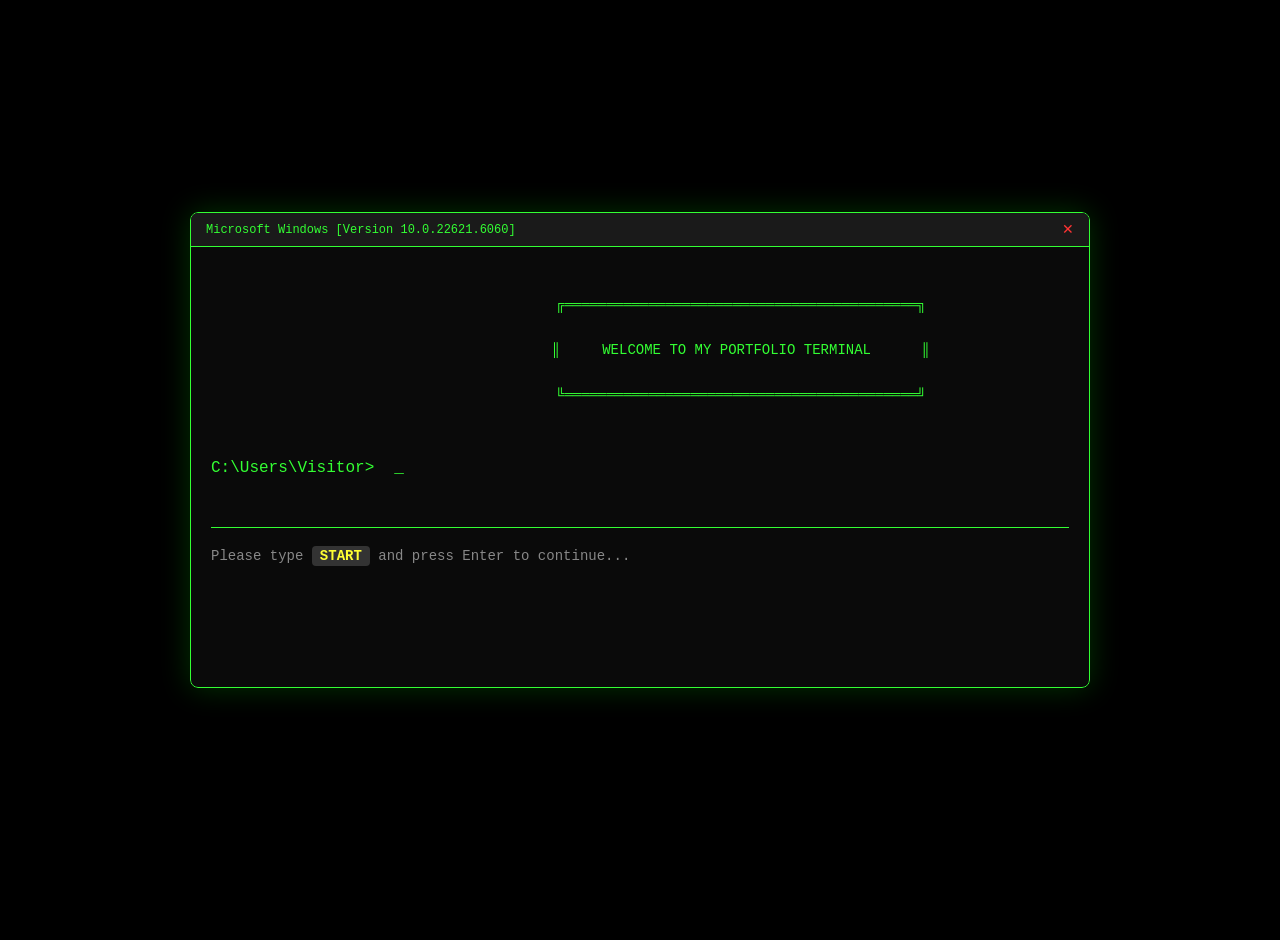
<file: index.html>
<!DOCTYPE html>
<html lang="en">
<head>
    <meta charset="UTF-8">
    <meta name="viewport" content="width=device-width, initial-scale=1.0">
    <title>CMD Portal - Welcome</title>
    <link rel="stylesheet" href="style.css">
    <style>
        /* استایل‌های مربوط به درگ کردن و آیکون بستن پنجره */
        .cmd-container {
            position: fixed;
            top: 50%;
            left: 50%;
            transform: translate(-50%, -50%);
            margin: 0;
            cursor: default;
        }

        .cmd-header {
            cursor: grab;
            user-select: none;
        }

        .cmd-header.dragging {
            cursor: grabbing;
        }

        .cmd-close {
            cursor: pointer;
        }

        /* آیکون سه‌بعدی CMD وقتی پنجره بسته میشه */
        .cmd-taskbar-icon {
            position: fixed;
            top: 0;
            left: 30px;
            width: 68px;
            height: 68px;
            display: none;
            align-items: center;
            justify-content: center;
            cursor: grab;
            z-index: 9999;
            border-radius: 16px;
            background: linear-gradient(145deg, #1e1e1e, #060606);
            border: 1px solid #262626;
            box-shadow:
                6px 6px 14px rgba(0, 0, 0, 0.65),
                -4px -4px 10px rgba(255, 255, 255, 0.04),
                inset 0 1px 1px rgba(255, 255, 255, 0.06),
                0 0 22px rgba(51, 255, 51, 0.35);
            touch-action: none;
        }

        .cmd-taskbar-icon.show {
            display: flex;
        }

        .cmd-taskbar-icon.icon-dragging {
            cursor: grabbing;
            transition: none;
            box-shadow:
                2px 2px 6px rgba(0, 0, 0, 0.6),
                inset 2px 2px 4px rgba(0, 0, 0, 0.5),
                0 0 25px rgba(51, 255, 51, 0.6);
        }

        /* "صفحه‌ی" داخلی آیکون شبیه مانیتور کوچیک */
        .cmd-taskbar-icon .icon-screen {
            width: 44px;
            height: 34px;
            border-radius: 5px;
            background: radial-gradient(circle at 50% 30%, #0f2b0f 0%, #050805 80%);
            border: 1px solid #2a5a2a;
            box-shadow:
                inset 0 0 6px rgba(51, 255, 51, 0.5),
                inset 0 2px 3px rgba(0, 0, 0, 0.6);
            display: flex;
            align-items: center;
            justify-content: center;
            position: relative;
            overflow: hidden;
        }

        /* افکت براق (gloss) بالای آیکون */
        .cmd-taskbar-icon::before {
            content: '';
            position: absolute;
            top: 2px;
            left: 6px;
            right: 6px;
            height: 40%;
            border-radius: 14px 14px 40% 40% / 14px 14px 60% 60%;
            background: linear-gradient(to bottom, rgba(255, 255, 255, 0.09), rgba(255, 255, 255, 0));
            pointer-events: none;
        }

        .cmd-taskbar-icon .icon-screen span {
            color: #33ff33;
            font-family: 'Courier New', monospace;
            font-weight: bold;
            font-size: 15px;
            text-shadow: 0 0 6px rgba(51, 255, 51, 0.9), 0 0 12px rgba(51, 255, 51, 0.5);
        }
    </style>
</head>
<body class="cmd-body">
    <div class="cmd-container" id="cmdContainer">
        <div class="cmd-screen">
            <div class="cmd-header" id="cmdHeader">
                <span class="cmd-title">Microsoft Windows [Version 10.0.22621.6060]</span>
                <span class="cmd-close" id="cmdClose">✕</span>
            </div>
            <div class="cmd-content">
                <div class="output-line" id="output"></div>

                <!-- پیام خوش‌آمدگویی -->
                <div class="welcome-message" id="welcomeMsg">
                    <div class="ascii-art">
                        ╔══════════════════════════════════════════╗<br>
                        ║     WELCOME TO MY PORTFOLIO TERMINAL      ║<br>
                        ╚══════════════════════════════════════════╝
                    </div>
                    <div class="cmd-prompt">
                        <span class="prompt-sign">C:\Users\Visitor&gt;</span>
                        <span class="cmd-typed" id="cmdTyped"></span><span class="blinking-cursor">_</span>
                    </div>
                    <div class="instruction">
                        Please type <span class="cmd-highlight">START</span> and press Enter to continue...
                    </div>
                </div>
            </div>
        </div>
    </div>

    <!-- آیکون تسک‌بار برای وقتی که پنجره بسته میشه -->
    <div class="cmd-taskbar-icon" id="taskbarIcon">
        <div class="icon-screen">
            <span>&gt;_</span>
        </div>
    </div>

    <script>
        // المنت‌های صفحه
        const welcomeMsg = document.getElementById('welcomeMsg');
        const cmdContainer = document.getElementById('cmdContainer');
        const cmdHeader = document.getElementById('cmdHeader');
        const cmdClose = document.getElementById('cmdClose');
        const taskbarIcon = document.getElementById('taskbarIcon');

        // المنتی که متن تایپ‌شده رو نشون میده (کنار پرامپت پایینی)
        const cmdTyped = document.getElementById('cmdTyped');

        // ساخت input مخفی برای دریافت ورودی
        const hiddenInput = document.createElement('input');
        hiddenInput.type = 'text';
        hiddenInput.id = 'hiddenInput';
        hiddenInput.style.position = 'absolute';
        hiddenInput.style.opacity = '0';
        hiddenInput.style.left = '-9999px';
        document.body.appendChild(hiddenInput);

        // فوکوس روی input مخفی
        hiddenInput.focus();

        // هر بار کاربر تایپ می‌کنه، متن رو کنار پرامپت نشون بده
        hiddenInput.addEventListener('input', function() {
            cmdTyped.textContent = hiddenInput.value;
        });

        // دریافت ورودی از کاربر
        hiddenInput.addEventListener('keypress', function(e) {
            if (e.key === 'Enter') {
                const command = hiddenInput.value.trim().toUpperCase();
                hiddenInput.value = '';
                cmdTyped.textContent = ''; // بعد از Enter پاک بشه

                if (command === 'START') {
                    // هدایت به صفحه اصلی
                    window.location.href = 'home.html';
                } else if (command !== '') {
                    // پیام خطا برای دستور اشتباه
                    alert('Invalid command! Please type START to continue.');
                }
            }
        });

        // اطمینان از فوکوس روی صفحه (فقط وقتی پنجره باز باشه)
        document.body.addEventListener('click', function(e) {
            if (cmdContainer.style.display !== 'none') {
                hiddenInput.focus();
            }
        });

        // نمایش cursor چشمک زن
        function updateCursor() {
            const cursor = document.querySelector('.blinking-cursor');
            if (cursor) {
                cursor.style.opacity = cursor.style.opacity === '0' ? '1' : '0';
            }
        }

        setInterval(updateCursor, 500);

        /* ============================
           قابلیت درگ کردن پنجره (Draggable Window)
        ============================ */
        let isDragging = false;
        let offsetX = 0;
        let offsetY = 0;

        function setInitialPosition() {
            // موقعیت اولیه‌ی پنجره رو بر اساس محل فعلیش (وسط صفحه) محاسبه می‌کنیم
            const rect = cmdContainer.getBoundingClientRect();
            cmdContainer.style.width = rect.width + 'px';
            cmdContainer.style.left = rect.left + 'px';
            cmdContainer.style.top = rect.top + 'px';
            cmdContainer.style.transform = 'none';
            cmdContainer.style.margin = '0';
        }

        cmdHeader.addEventListener('mousedown', function(e) {
            // اگه روی دکمه‌ی ضربدر کلیک شد، درگ شروع نشه
            if (e.target === cmdClose) return;

            // اگه اولین باره که پنجره جابه‌جا میشه، موقعیتش رو ثابت کن
            if (!cmdContainer.style.left) {
                setInitialPosition();
            }

            isDragging = true;
            cmdHeader.classList.add('dragging');

            const rect = cmdContainer.getBoundingClientRect();
            offsetX = e.clientX - rect.left;
            offsetY = e.clientY - rect.top;

            e.preventDefault();
        });

        document.addEventListener('mousemove', function(e) {
            if (!isDragging) return;

            let newLeft = e.clientX - offsetX;
            let newTop = e.clientY - offsetY;

            // جلوگیری از خروج کامل پنجره از صفحه
            const maxLeft = window.innerWidth - 100;
            const maxTop = window.innerHeight - 50;
            newLeft = Math.max(-cmdContainer.offsetWidth + 100, Math.min(newLeft, maxLeft));
            newTop = Math.max(0, Math.min(newTop, maxTop));

            cmdContainer.style.left = newLeft + 'px';
            cmdContainer.style.top = newTop + 'px';
        });

        document.addEventListener('mouseup', function() {
            if (isDragging) {
                isDragging = false;
                cmdHeader.classList.remove('dragging');
            }
        });

        // پشتیبانی از لمس (موبایل / تبلت)
        cmdHeader.addEventListener('touchstart', function(e) {
            if (e.target === cmdClose) return;

            if (!cmdContainer.style.left) {
                setInitialPosition();
            }

            isDragging = true;
            const touch = e.touches[0];
            const rect = cmdContainer.getBoundingClientRect();
            offsetX = touch.clientX - rect.left;
            offsetY = touch.clientY - rect.top;
        });

        document.addEventListener('touchmove', function(e) {
            if (!isDragging) return;
            const touch = e.touches[0];

            let newLeft = touch.clientX - offsetX;
            let newTop = touch.clientY - offsetY;

            cmdContainer.style.left = newLeft + 'px';
            cmdContainer.style.top = newTop + 'px';
        });

        document.addEventListener('touchend', function() {
            isDragging = false;
        });

        /* ============================
           بستن پنجره و نمایش آیکون (با افت فیزیکی)
        ============================ */
        cmdClose.addEventListener('click', function(e) {
            e.stopPropagation();
            cmdContainer.style.display = 'none';
            taskbarIcon.classList.add('show');
            dropIcon();
        });

        // بازکردن دوباره‌ی پنجره با دابل‌کلیک روی آیکون
        taskbarIcon.addEventListener('dblclick', function() {
            cmdContainer.style.display = 'block';
            taskbarIcon.classList.remove('show');
            hiddenInput.focus();
        });

        /* ============================
           فیزیک آیکون: افتادن مستقیم با جاذبه (بدون لغزش افقی) + گرفتن و پرتاب با موس
        ============================ */
        const ICON_SIZE = 68;
        const GRAVITY = 0.7;
        const BOUNCE_DAMPING = 0.55;
        const STOP_VELOCITY = 0.4;
        const EDGE_MARGIN = 12;
        const ANGULAR_FRICTION = 0.97;

        let iconX = 30;
        let iconY = -100;
        let iconVY = 0;
        let iconAngle = 0;
        let iconAngularVelocity = 0;
        let isIconDragging = false;
        let iconDragOffsetX = 0;
        let iconDragOffsetY = 0;
        let lastPointerX = 0;
        let lastPointerY = 0;
        let lastPointerTime = 0;
        let dragVX = 0; // فقط برای محاسبه‌ی چرخش لحظه‌ی رها کردن، هیچ اثری روی جابه‌جایی افقی نداره
        let physicsRunning = false;

        function setIconPosition(x, y) {
            taskbarIcon.style.left = x + 'px';
            taskbarIcon.style.top = y + 'px';
            taskbarIcon.style.transform = 'rotate(' + iconAngle + 'deg)';
        }

        function startIconPhysics() {
            if (physicsRunning) return;
            physicsRunning = true;
            requestAnimationFrame(iconPhysicsLoop);
        }

        function iconPhysicsLoop() {
            if (!taskbarIcon.classList.contains('show')) {
                physicsRunning = false;
                return;
            }

            if (!isIconDragging) {
                // توجه: هیچ تغییری روی iconX داده نمیشه، پس هیچ لغزش افقی‌ای وجود نداره
                iconVY += GRAVITY;
                iconY += iconVY;

                iconAngle += iconAngularVelocity;
                iconAngularVelocity *= ANGULAR_FRICTION;

                const floorY = window.innerHeight - ICON_SIZE - EDGE_MARGIN;
                const ceilingY = EDGE_MARGIN;

                if (iconY > floorY) {
                    iconY = floorY;
                    iconVY = -iconVY * BOUNCE_DAMPING;
                    if (Math.abs(iconVY) < STOP_VELOCITY) iconVY = 0;
                }
                if (iconY < ceilingY) {
                    iconY = ceilingY;
                    iconVY = -iconVY * BOUNCE_DAMPING;
                }

                // وقتی آیکون تقریباً آروم گرفت، زاویه‌اش رو به نزدیک‌ترین حالت "صاف ایستاده" برمی‌گردونیم
                const isResting = Math.abs(iconVY) < 0.05 && iconY >= floorY - 1;
                if (isResting) {
                    iconAngularVelocity *= 0.8;
                    const nearestUpright = Math.round(iconAngle / 360) * 360;
                    iconAngle += (nearestUpright - iconAngle) * 0.08;
                    if (Math.abs(iconAngularVelocity) < 0.02) iconAngularVelocity = 0;
                }

                setIconPosition(iconX, iconY);
            }

            requestAnimationFrame(iconPhysicsLoop);
        }

        // هر بار که پنجره بسته میشه، آیکون از بالای صفحه فقط عمودی سقوط می‌کنه (بدون لغزش)
        function dropIcon() {
            iconX = 30;
            iconY = -100;
            iconVY = 0;
            iconAngle = 0;
            iconAngularVelocity = (Math.random() - 0.5) * 8;
            setIconPosition(iconX, iconY);
            startIconPhysics();
        }

        // گرفتن آیکون با موس
        taskbarIcon.addEventListener('mousedown', function(e) {
            isIconDragging = true;
            dragVX = 0;
            iconVY = 0;
            taskbarIcon.classList.add('icon-dragging');

            const rect = taskbarIcon.getBoundingClientRect();
            iconDragOffsetX = e.clientX - rect.left;
            iconDragOffsetY = e.clientY - rect.top;
            lastPointerX = e.clientX;
            lastPointerY = e.clientY;
            lastPointerTime = performance.now();

            e.preventDefault();
        });

        document.addEventListener('mousemove', function(e) {
            if (!isIconDragging) return;

            const now = performance.now();
            const dt = Math.max(now - lastPointerTime, 1);

            iconX = e.clientX - iconDragOffsetX;
            iconY = e.clientY - iconDragOffsetY;

            // محاسبه سرعت لحظه‌ای موس؛ فقط برای چرخش هنگام رها کردن استفاده میشه، نه جابه‌جایی افقی
            dragVX = (e.clientX - lastPointerX) / dt * 16;
            iconVY = (e.clientY - lastPointerY) / dt * 16;

            setIconPosition(iconX, iconY);

            lastPointerX = e.clientX;
            lastPointerY = e.clientY;
            lastPointerTime = now;
        });

        document.addEventListener('mouseup', function() {
            if (isIconDragging) {
                isIconDragging = false;
                taskbarIcon.classList.remove('icon-dragging');
                // سرعت افقی لحظه‌ی رها کردن فقط تبدیل به چرخش میشه، نه لغزش
                iconAngularVelocity += dragVX * 0.6;
                startIconPhysics(); // جاذبه دوباره روی آیکون اثر می‌کنه تا بیفته پایین
            }
        });

        // پشتیبانی از لمس (موبایل / تبلت)
        taskbarIcon.addEventListener('touchstart', function(e) {
            isIconDragging = true;
            dragVX = 0;
            iconVY = 0;
            taskbarIcon.classList.add('icon-dragging');

            const touch = e.touches[0];
            const rect = taskbarIcon.getBoundingClientRect();
            iconDragOffsetX = touch.clientX - rect.left;
            iconDragOffsetY = touch.clientY - rect.top;
            lastPointerX = touch.clientX;
            lastPointerY = touch.clientY;
            lastPointerTime = performance.now();
        });

        document.addEventListener('touchmove', function(e) {
            if (!isIconDragging) return;
            const touch = e.touches[0];

            const now = performance.now();
            const dt = Math.max(now - lastPointerTime, 1);

            iconX = touch.clientX - iconDragOffsetX;
            iconY = touch.clientY - iconDragOffsetY;

            dragVX = (touch.clientX - lastPointerX) / dt * 16;
            iconVY = (touch.clientY - lastPointerY) / dt * 16;

            setIconPosition(iconX, iconY);

            lastPointerX = touch.clientX;
            lastPointerY = touch.clientY;
            lastPointerTime = now;
        });

        document.addEventListener('touchend', function() {
            if (isIconDragging) {
                isIconDragging = false;
                taskbarIcon.classList.remove('icon-dragging');
                iconAngularVelocity += dragVX * 0.6;
                startIconPhysics();
            }
        });
    </script>
</body>
</html>
</file>
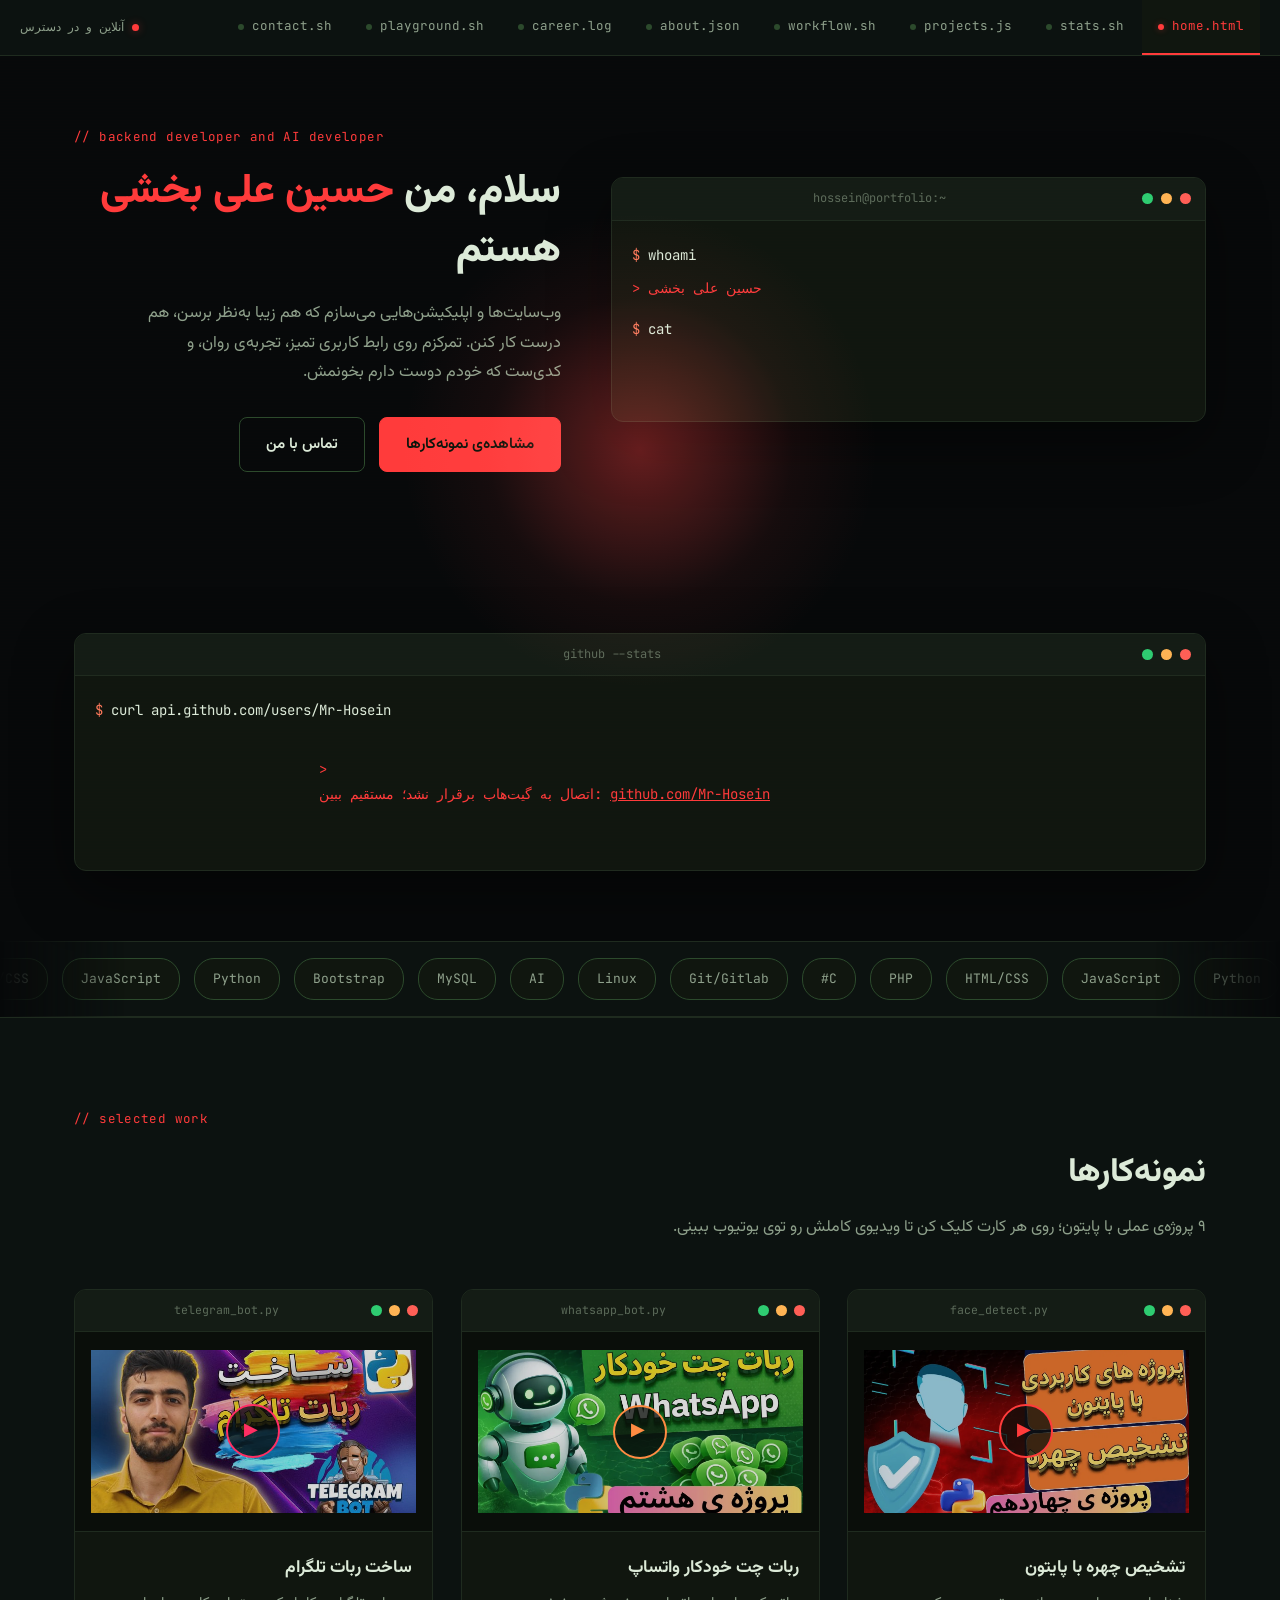
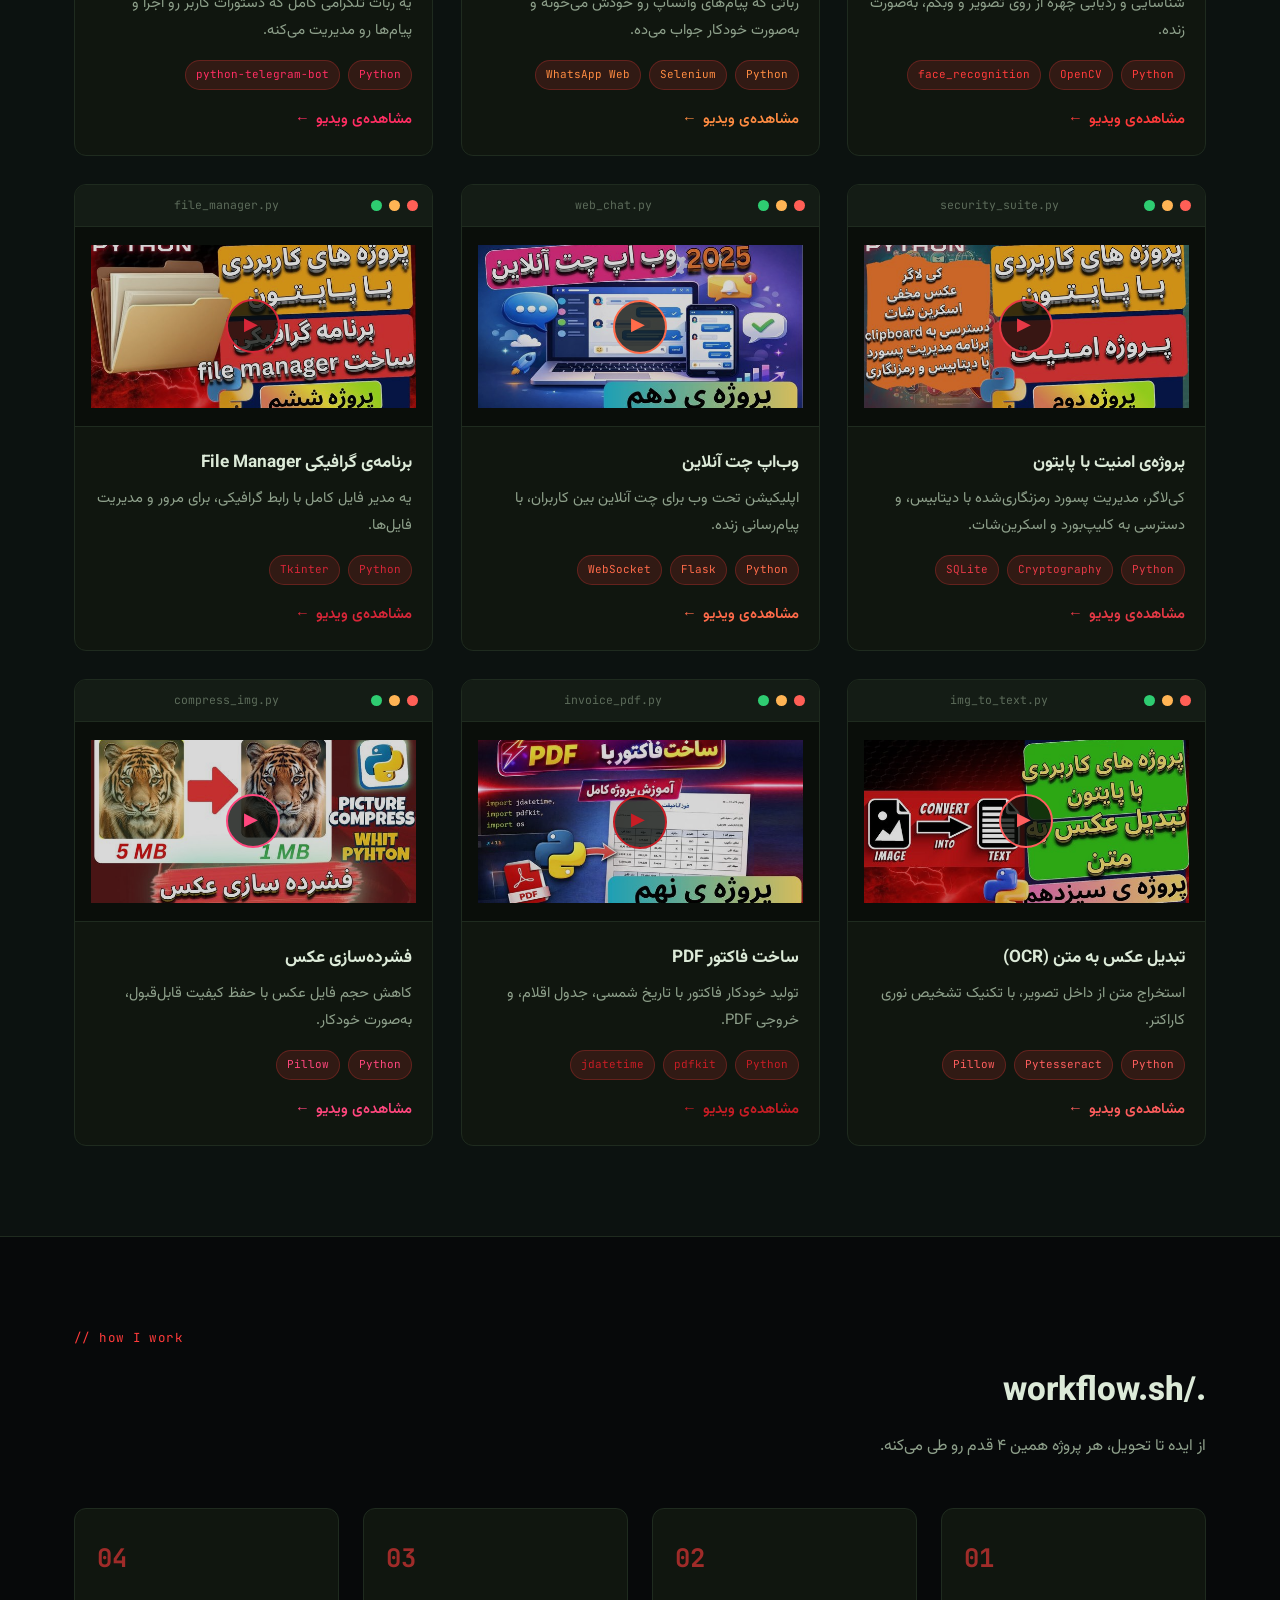
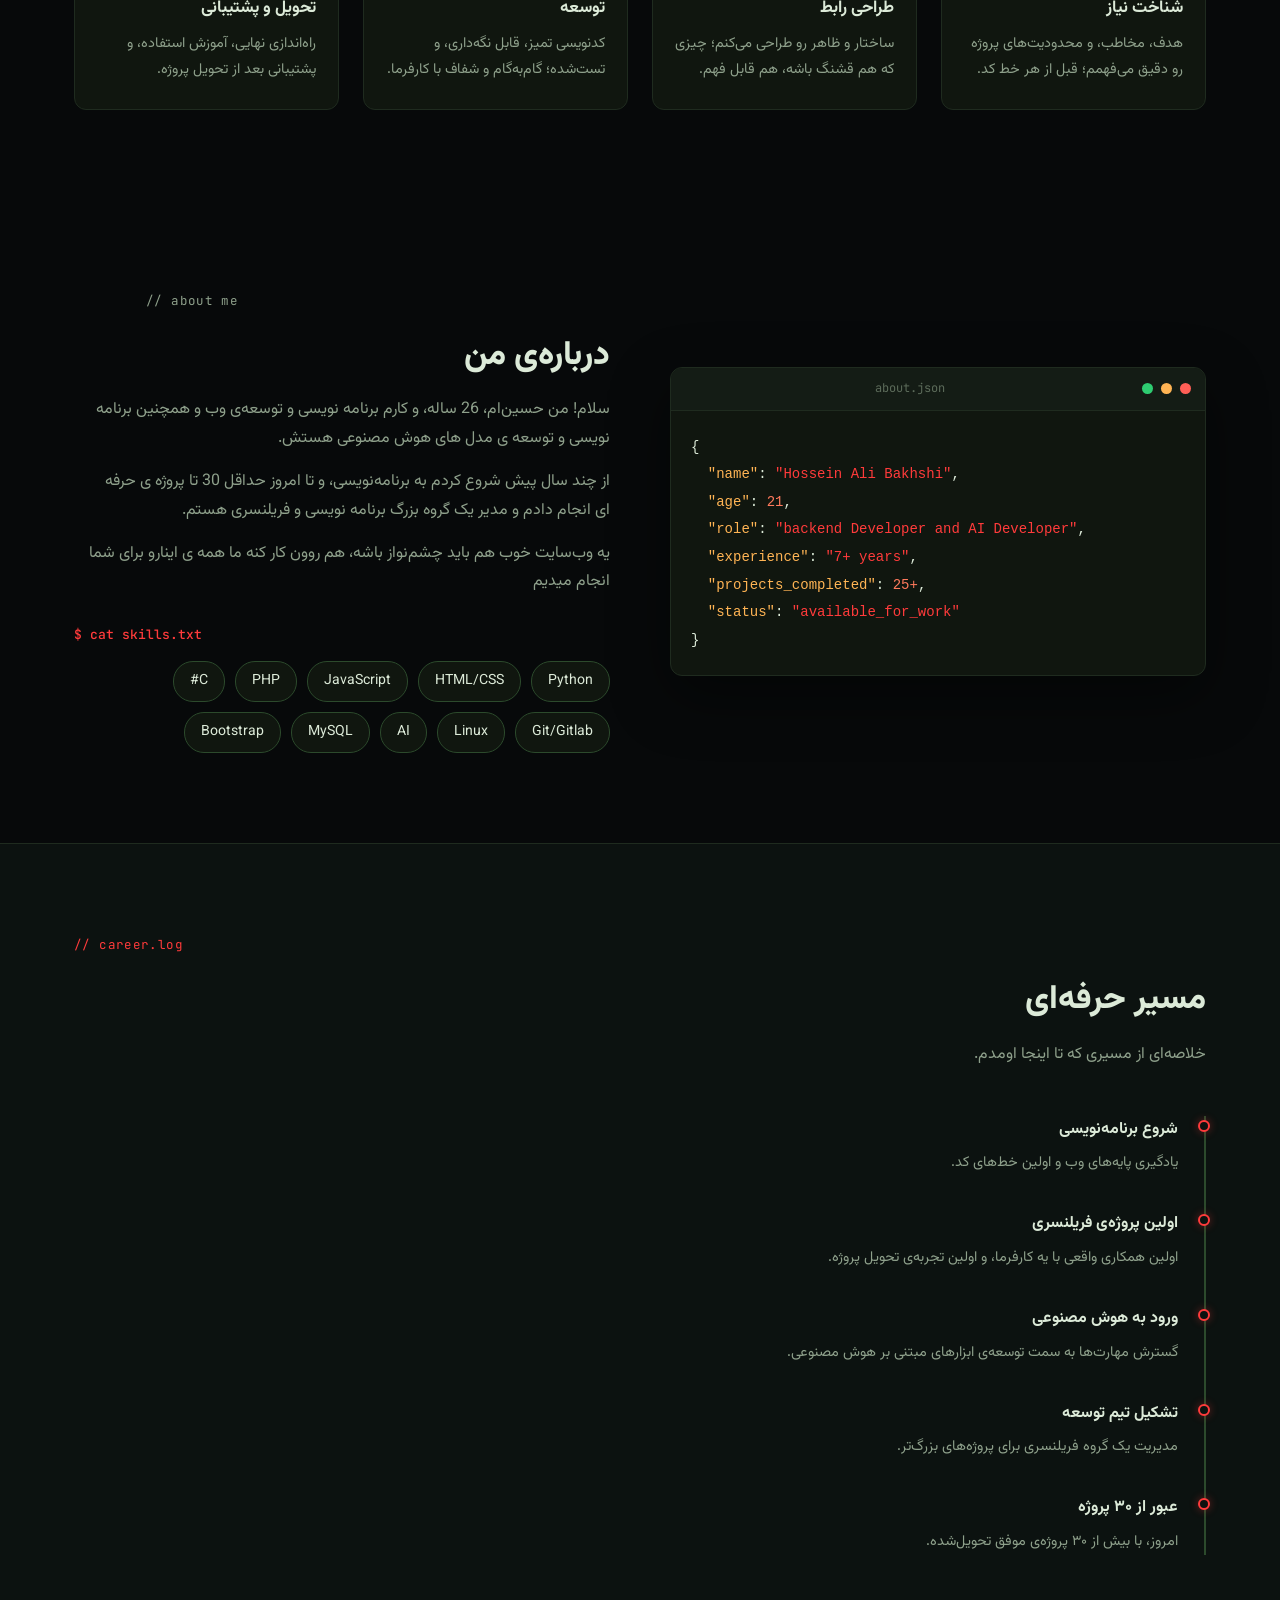
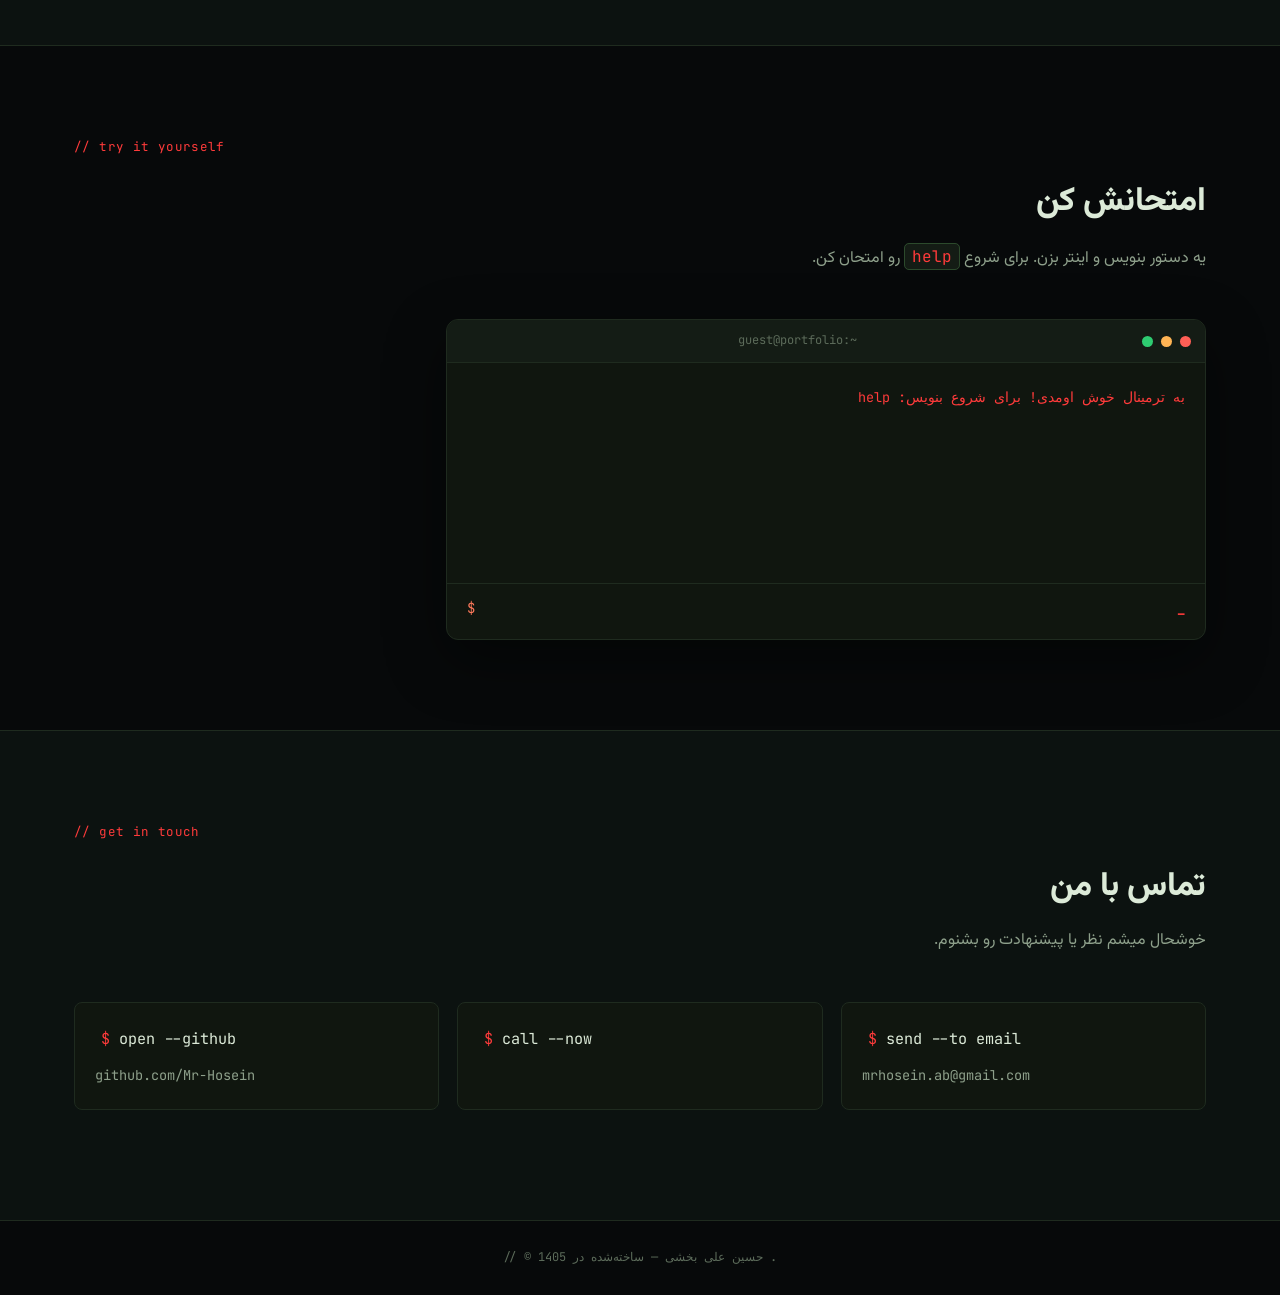
<file: home.html>
<!DOCTYPE html>
<html lang="fa" dir="rtl">
<head>
    <meta charset="UTF-8">
    <meta name="viewport" content="width=device-width, initial-scale=1.0">
    <title>حسین علی بخشی | طراح و توسعه‌دهنده بک اند و ابزار های هوش مصنوعی</title>
    <link rel="preconnect" href="https://fonts.googleapis.com">
    <link rel="preconnect" href="https://fonts.gstatic.com" crossorigin>
    <link href="https://fonts.googleapis.com/css2?family=JetBrains+Mono:wght@400;500;600;700&family=Vazirmatn:wght@400;500;600;700;900&display=swap" rel="stylesheet">
    <link rel="stylesheet" href="home_style.css">
</head>
<body>

    <!-- نوار پیشرفت اسکرول -->
    <div class="scroll-progress" id="scrollProgress"></div>

    <!-- افکت خطوط ریز پس‌زمینه (Scanline) -->
    <div class="scanline-overlay" aria-hidden="true"></div>

    <!-- نور دنبال‌کننده‌ی موس (افکت جدید) -->
    <div class="cursor-glow" id="cursorGlow" aria-hidden="true"></div>

    <!-- هدر: نوار تب‌های ادیتور کد -->
    <header class="ide-topbar">
        <nav class="ide-tabs" id="ideTabs">
            <span class="tab-indicator" id="tabIndicator"></span>
            <a href="#home" class="ide-tab active" data-target="home">
                <span class="tab-dot"></span>home.html
            </a>
            <a href="#stats" class="ide-tab" data-target="stats">
                <span class="tab-dot"></span>stats.sh
            </a>
            <a href="#projects" class="ide-tab" data-target="projects">
                <span class="tab-dot"></span>projects.js
            </a>
            <a href="#workflow" class="ide-tab" data-target="workflow">
                <span class="tab-dot"></span>workflow.sh
            </a>
            <a href="#about" class="ide-tab" data-target="about">
                <span class="tab-dot"></span>about.json
            </a>
            <a href="#career" class="ide-tab" data-target="career">
                <span class="tab-dot"></span>career.log
            </a>
            <a href="#playground" class="ide-tab" data-target="playground">
                <span class="tab-dot"></span>playground.sh
            </a>
            <a href="#contact" class="ide-tab" data-target="contact">
                <span class="tab-dot"></span>contact.sh
            </a>
        </nav>
        <div class="ide-status">
            <span class="status-dot"></span>
            <span class="status-text">آنلاین و در دسترس</span>
        </div>
    </header>

    <main>
        <!-- بخش Hero: ترمینال زنده -->
        <section id="home" class="hero">
            <div class="container hero-grid">
                <div class="terminal-window hero-terminal">
                    <div class="terminal-titlebar">
                        <span class="dot dot-red"></span>
                        <span class="dot dot-yellow"></span>
                        <span class="dot dot-green"></span>
                        <span class="terminal-title" dir="ltr">hossein@portfolio:~</span>
                    </div>
                    <div class="terminal-body" id="heroTerminal" dir="ltr">
                        <!-- خطوط با جاوااسکریپت تایپ میشن -->
                    </div>
                </div>

                <div class="hero-side">
                    <p class="eyebrow" dir="ltr">// backend developer and AI developer</p>
                    <h1>
                        سلام، من <span class="highlight">حسین علی بخشی</span> هستم
                    </h1>
                    <p class="hero-desc">
                        وب‌سایت‌ها و اپلیکیشن‌هایی می‌سازم که هم زیبا به‌نظر برسن، هم درست کار کنن.
                        تمرکزم روی رابط کاربری تمیز، تجربه‌ی روان، و کدی‌‌ست که خودم دوست دارم بخونمش.
                    </p>
                    <div class="hero-actions">
                        <a href="#projects" class="btn-primary">مشاهده‌ی نمونه‌کارها</a>
                        <a href="#contact" class="btn-ghost">تماس با من</a>
                    </div>
                </div>
            </div>
        </section>

        <!-- بخش آمار زنده‌ی گیت‌هاب -->
        <section id="stats" class="stats">
            <div class="container">
                <div class="terminal-window stats-terminal">
                    <div class="terminal-titlebar">
                        <span class="dot dot-red"></span>
                        <span class="dot dot-yellow"></span>
                        <span class="dot dot-green"></span>
                        <span class="terminal-title" dir="ltr">github --stats</span>
                    </div>
                    <div class="terminal-body stats-body" dir="ltr" id="statsBody">
                        <div class="term-line prompt"><span class="term-prompt-sign">$ </span><span class="term-text">curl api.github.com/users/Mr-Hosein</span></div>
                        <div class="stats-grid" id="statsGrid">
                            <div class="stat-box">
                                <span class="stat-number" id="statRepos" data-target="0">0</span>
                                <span class="stat-label">public repos</span>
                            </div>
                            <div class="stat-box">
                                <span class="stat-number" id="statFollowers" data-target="0">0</span>
                                <span class="stat-label">followers</span>
                            </div>
                            <div class="stat-box">
                                <span class="stat-number" id="statStars" data-target="0">0</span>
                                <span class="stat-label">stars earned</span>
                            </div>
                        </div>
                        <div class="term-line output stats-fallback" id="statsFallback" hidden>
                            <span class="term-output-sign">> </span>
                            <span class="term-text">اتصال به گیت‌هاب برقرار نشد؛ مستقیم ببین: <a href="https://github.com/Mr-Hosein" target="_blank" rel="noopener noreferrer">github.com/Mr-Hosein</a></span>
                        </div>
                    </div>
                </div>
            </div>
        </section>

        <!-- نوار متحرک تکنولوژی‌ها -->
        <div class="tech-marquee" aria-hidden="true">
            <div class="tech-track">
                <span>Python</span><span>JavaScript</span><span>HTML/CSS</span><span>PHP</span><span>C#</span>
                <span>Git/Gitlab</span><span>Linux</span><span>AI</span><span>MySQL</span><span>Bootstrap</span>
                <span>Python</span><span>JavaScript</span><span>HTML/CSS</span><span>PHP</span><span>C#</span>
                <span>Git/Gitlab</span><span>Linux</span><span>AI</span><span>MySQL</span><span>Bootstrap</span>
            </div>
        </div>

        <!-- بخش پروژه‌ها -->
        <section id="projects" class="projects">
            <div class="container">
                <p class="section-eyebrow" dir="ltr">// selected work</p>
                <h2 class="section-title glitch">نمونه‌کارها</h2>
                <p class="section-desc">۹ پروژه‌ی عملی با پایتون؛ روی هر کارت کلیک کن تا ویدیوی کاملش رو توی یوتیوب ببینی.</p>

                <div class="projects-grid">
                    <article class="project-card reveal" style="--accent:#ff3b3b;">
                        <div class="card-titlebar">
                            <span class="dot dot-red"></span>
                            <span class="dot dot-yellow"></span>
                            <span class="dot dot-green"></span>
                            <span class="card-filename" dir="ltr">face_detect.py</span>
                        </div>
                        <a class="card-preview video-preview" href="https://www.youtube.com/watch?v=nsZHoY-oKQk" target="_blank" rel="noopener noreferrer" aria-label="مشاهده‌ی ویدیوی پروژه‌ی تشخیص چهره در یوتیوب">
                            <img src="assets/thumbs/face_detect.jpg" alt="پیش‌نمایش ویدیوی تشخیص چهره با پایتون" loading="lazy">
                            <span class="play-btn" aria-hidden="true">▶</span>
                        </a>
                        <div class="card-body">
                            <h3>تشخیص چهره با پایتون</h3>
                            <p>شناسایی و ردیابی چهره از روی تصویر و وبکم، به‌صورت زنده.</p>
                            <div class="tags">
                                <span>Python</span>
                                <span>OpenCV</span>
                                <span>face_recognition</span>
                            </div>
                            <a href="https://www.youtube.com/watch?v=nsZHoY-oKQk" target="_blank" rel="noopener noreferrer" class="card-link">مشاهده‌ی ویدیو <span class="arrow">←</span></a>
                        </div>
                    </article>

                    <article class="project-card reveal" style="--accent:#ff8c42;">
                        <div class="card-titlebar">
                            <span class="dot dot-red"></span>
                            <span class="dot dot-yellow"></span>
                            <span class="dot dot-green"></span>
                            <span class="card-filename" dir="ltr">whatsapp_bot.py</span>
                        </div>
                        <a class="card-preview video-preview" href="https://www.youtube.com/watch?v=YkOsiw6A4gc" target="_blank" rel="noopener noreferrer" aria-label="مشاهده‌ی ویدیوی پروژه‌ی ربات چت واتساپ در یوتیوب">
                            <img src="assets/thumbs/whatsapp_bot.jpg" alt="پیش‌نمایش ویدیوی ربات چت خودکار واتساپ" loading="lazy">
                            <span class="play-btn" aria-hidden="true">▶</span>
                        </a>
                        <div class="card-body">
                            <h3>ربات چت خودکار واتساپ</h3>
                            <p>رباتی که پیام‌های واتساپ رو خودش می‌خونه و به‌صورت خودکار جواب می‌ده.</p>
                            <div class="tags">
                                <span>Python</span>
                                <span>Selenium</span>
                                <span>WhatsApp Web</span>
                            </div>
                            <a href="https://www.youtube.com/watch?v=YkOsiw6A4gc" target="_blank" rel="noopener noreferrer" class="card-link">مشاهده‌ی ویدیو <span class="arrow">←</span></a>
                        </div>
                    </article>

                    <article class="project-card reveal" style="--accent:#ff2e63;">
                        <div class="card-titlebar">
                            <span class="dot dot-red"></span>
                            <span class="dot dot-yellow"></span>
                            <span class="dot dot-green"></span>
                            <span class="card-filename" dir="ltr">telegram_bot.py</span>
                        </div>
                        <a class="card-preview video-preview" href="https://www.youtube.com/watch?v=HOs2gytvQd0" target="_blank" rel="noopener noreferrer" aria-label="مشاهده‌ی ویدیوی پروژه‌ی ربات تلگرام در یوتیوب">
                            <img src="assets/thumbs/telegram_bot.jpg" alt="پیش‌نمایش ویدیوی ساخت ربات تلگرام با پایتون" loading="lazy">
                            <span class="play-btn" aria-hidden="true">▶</span>
                        </a>
                        <div class="card-body">
                            <h3>ساخت ربات تلگرام</h3>
                            <p>یه ربات تلگرامی کامل که دستورات کاربر رو اجرا و پیام‌ها رو مدیریت می‌کنه.</p>
                            <div class="tags">
                                <span>Python</span>
                                <span>python-telegram-bot</span>
                            </div>
                            <a href="https://www.youtube.com/watch?v=HOs2gytvQd0" target="_blank" rel="noopener noreferrer" class="card-link">مشاهده‌ی ویدیو <span class="arrow">←</span></a>
                        </div>
                    </article>

                    <article class="project-card reveal" style="--accent:#e63946;">
                        <div class="card-titlebar">
                            <span class="dot dot-red"></span>
                            <span class="dot dot-yellow"></span>
                            <span class="dot dot-green"></span>
                            <span class="card-filename" dir="ltr">security_suite.py</span>
                        </div>
                        <a class="card-preview video-preview" href="https://www.youtube.com/watch?v=OhlCpeT_Ues" target="_blank" rel="noopener noreferrer" aria-label="مشاهده‌ی ویدیوی پروژه‌ی امنیت با پایتون در یوتیوب">
                            <img src="assets/thumbs/security_suite.jpg" alt="پیش‌نمایش ویدیوی پروژه‌ی امنیت با پایتون" loading="lazy">
                            <span class="play-btn" aria-hidden="true">▶</span>
                        </a>
                        <div class="card-body">
                            <h3>پروژه‌ی امنیت با پایتون</h3>
                            <p>کی‌لاگر، مدیریت پسورد رمزنگاری‌شده با دیتابیس، و دسترسی به کلیپ‌بورد و اسکرین‌شات.</p>
                            <div class="tags">
                                <span>Python</span>
                                <span>Cryptography</span>
                                <span>SQLite</span>
                            </div>
                            <a href="https://www.youtube.com/watch?v=OhlCpeT_Ues" target="_blank" rel="noopener noreferrer" class="card-link">مشاهده‌ی ویدیو <span class="arrow">←</span></a>
                        </div>
                    </article>

                    <article class="project-card reveal" style="--accent:#ff6b4a;">
                        <div class="card-titlebar">
                            <span class="dot dot-red"></span>
                            <span class="dot dot-yellow"></span>
                            <span class="dot dot-green"></span>
                            <span class="card-filename" dir="ltr">web_chat.py</span>
                        </div>
                        <a class="card-preview video-preview" href="https://www.youtube.com/watch?v=BUpA57Y8UEk" target="_blank" rel="noopener noreferrer" aria-label="مشاهده‌ی ویدیوی پروژه‌ی وب‌اپ چت آنلاین در یوتیوب">
                            <img src="assets/thumbs/web_chat.jpg" alt="پیش‌نمایش ویدیوی وب‌اپ چت آنلاین" loading="lazy">
                            <span class="play-btn" aria-hidden="true">▶</span>
                        </a>
                        <div class="card-body">
                            <h3>وب‌اپ چت آنلاین</h3>
                            <p>اپلیکیشن تحت وب برای چت آنلاین بین کاربران، با پیام‌رسانی زنده.</p>
                            <div class="tags">
                                <span>Python</span>
                                <span>Flask</span>
                                <span>WebSocket</span>
                            </div>
                            <a href="https://www.youtube.com/watch?v=BUpA57Y8UEk" target="_blank" rel="noopener noreferrer" class="card-link">مشاهده‌ی ویدیو <span class="arrow">←</span></a>
                        </div>
                    </article>

                    <article class="project-card reveal" style="--accent:#d72638;">
                        <div class="card-titlebar">
                            <span class="dot dot-red"></span>
                            <span class="dot dot-yellow"></span>
                            <span class="dot dot-green"></span>
                            <span class="card-filename" dir="ltr">file_manager.py</span>
                        </div>
                        <a class="card-preview video-preview" href="https://www.youtube.com/watch?v=eDT83pOEaVQ" target="_blank" rel="noopener noreferrer" aria-label="مشاهده‌ی ویدیوی پروژه‌ی فایل منیجر گرافیکی در یوتیوب">
                            <img src="assets/thumbs/file_manager.jpg" alt="پیش‌نمایش ویدیوی برنامه‌ی گرافیکی File Manager" loading="lazy">
                            <span class="play-btn" aria-hidden="true">▶</span>
                        </a>
                        <div class="card-body">
                            <h3>برنامه‌ی گرافیکی File Manager</h3>
                            <p>یه مدیر فایل کامل با رابط گرافیکی، برای مرور و مدیریت فایل‌ها.</p>
                            <div class="tags">
                                <span>Python</span>
                                <span>Tkinter</span>
                            </div>
                            <a href="https://www.youtube.com/watch?v=eDT83pOEaVQ" target="_blank" rel="noopener noreferrer" class="card-link">مشاهده‌ی ویدیو <span class="arrow">←</span></a>
                        </div>
                    </article>

                    <article class="project-card reveal" style="--accent:#ff5e5e;">
                        <div class="card-titlebar">
                            <span class="dot dot-red"></span>
                            <span class="dot dot-yellow"></span>
                            <span class="dot dot-green"></span>
                            <span class="card-filename" dir="ltr">img_to_text.py</span>
                        </div>
                        <a class="card-preview video-preview" href="https://www.youtube.com/watch?v=ktSk-LxIqYI" target="_blank" rel="noopener noreferrer" aria-label="مشاهده‌ی ویدیوی پروژه‌ی تبدیل عکس به متن در یوتیوب">
                            <img src="assets/thumbs/img_to_text.jpg" alt="پیش‌نمایش ویدیوی تبدیل عکس به متن با پایتون" loading="lazy">
                            <span class="play-btn" aria-hidden="true">▶</span>
                        </a>
                        <div class="card-body">
                            <h3>تبدیل عکس به متن (OCR)</h3>
                            <p>استخراج متن از داخل تصویر، با تکنیک تشخیص نوری کاراکتر.</p>
                            <div class="tags">
                                <span>Python</span>
                                <span>Pytesseract</span>
                                <span>Pillow</span>
                            </div>
                            <a href="https://www.youtube.com/watch?v=ktSk-LxIqYI" target="_blank" rel="noopener noreferrer" class="card-link">مشاهده‌ی ویدیو <span class="arrow">←</span></a>
                        </div>
                    </article>

                    <article class="project-card reveal" style="--accent:#c81d25;">
                        <div class="card-titlebar">
                            <span class="dot dot-red"></span>
                            <span class="dot dot-yellow"></span>
                            <span class="dot dot-green"></span>
                            <span class="card-filename" dir="ltr">invoice_pdf.py</span>
                        </div>
                        <a class="card-preview video-preview" href="https://www.youtube.com/watch?v=g3pWXdae6bo" target="_blank" rel="noopener noreferrer" aria-label="مشاهده‌ی ویدیوی پروژه‌ی ساخت فاکتور PDF در یوتیوب">
                            <img src="assets/thumbs/invoice_pdf.jpg" alt="پیش‌نمایش ویدیوی ساخت فاکتور PDF با پایتون" loading="lazy">
                            <span class="play-btn" aria-hidden="true">▶</span>
                        </a>
                        <div class="card-body">
                            <h3>ساخت فاکتور PDF</h3>
                            <p>تولید خودکار فاکتور با تاریخ شمسی، جدول اقلام، و خروجی PDF.</p>
                            <div class="tags">
                                <span>Python</span>
                                <span>pdfkit</span>
                                <span>jdatetime</span>
                            </div>
                            <a href="https://www.youtube.com/watch?v=g3pWXdae6bo" target="_blank" rel="noopener noreferrer" class="card-link">مشاهده‌ی ویدیو <span class="arrow">←</span></a>
                        </div>
                    </article>

                    <article class="project-card reveal" style="--accent:#ff477e;">
                        <div class="card-titlebar">
                            <span class="dot dot-red"></span>
                            <span class="dot dot-yellow"></span>
                            <span class="dot dot-green"></span>
                            <span class="card-filename" dir="ltr">compress_img.py</span>
                        </div>
                        <a class="card-preview video-preview" href="https://www.youtube.com/watch?v=JKBZvnSoZME" target="_blank" rel="noopener noreferrer" aria-label="مشاهده‌ی ویدیوی پروژه‌ی فشرده‌سازی عکس در یوتیوب">
                            <img src="assets/thumbs/compress_img.jpg" alt="پیش‌نمایش ویدیوی فشرده‌سازی عکس با پایتون" loading="lazy">
                            <span class="play-btn" aria-hidden="true">▶</span>
                        </a>
                        <div class="card-body">
                            <h3>فشرده‌سازی عکس</h3>
                            <p>کاهش حجم فایل عکس با حفظ کیفیت قابل‌قبول، به‌صورت خودکار.</p>
                            <div class="tags">
                                <span>Python</span>
                                <span>Pillow</span>
                            </div>
                            <a href="https://www.youtube.com/watch?v=JKBZvnSoZME" target="_blank" rel="noopener noreferrer" class="card-link">مشاهده‌ی ویدیو <span class="arrow">←</span></a>
                        </div>
                    </article>
                </div>
            </div>
        </section>

        <!-- بخش روند کاری -->
        <section id="workflow" class="workflow">
            <div class="container">
                <p class="section-eyebrow" dir="ltr">// how I work</p>
                <h2 class="section-title glitch">./workflow.sh</h2>
                <p class="section-desc">از ایده تا تحویل، هر پروژه همین ۴ قدم رو طی می‌کنه.</p>

                <div class="workflow-grid">
                    <div class="workflow-step reveal">
                        <span class="step-number" dir="ltr">01</span>
                        <h3>شناخت نیاز</h3>
                        <p>هدف، مخاطب، و محدودیت‌های پروژه رو دقیق می‌فهمم؛ قبل از هر خط کد.</p>
                    </div>
                    <div class="workflow-step reveal">
                        <span class="step-number" dir="ltr">02</span>
                        <h3>طراحی رابط</h3>
                        <p>ساختار و ظاهر رو طراحی می‌کنم؛ چیزی که هم قشنگ باشه، هم قابل فهم.</p>
                    </div>
                    <div class="workflow-step reveal">
                        <span class="step-number" dir="ltr">03</span>
                        <h3>توسعه</h3>
                        <p>کدنویسی تمیز، قابل نگه‌داری، و تست‌شده؛ گام‌به‌گام و شفاف با کارفرما.</p>
                    </div>
                    <div class="workflow-step reveal">
                        <span class="step-number" dir="ltr">04</span>
                        <h3>تحویل و پشتیبانی</h3>
                        <p>راه‌اندازی نهایی، آموزش استفاده، و پشتیبانی بعد از تحویل پروژه.</p>
                    </div>
                </div>
            </div>
        </section>

        <!-- بخش درباره‌ی من -->
        <section id="about" class="about">
            <div class="container about-grid">
                <div class="about-visual reveal">
                    <div class="terminal-window">
                        <div class="terminal-titlebar">
                            <span class="dot dot-red"></span>
                            <span class="dot dot-yellow"></span>
                            <span class="dot dot-green"></span>
                            <span class="terminal-title" dir="ltr">about.json</span>
                        </div>
                        <div class="terminal-body about-json" dir="ltr">
<pre><code>{
  <span class="c-key">"name"</span>: <span class="c-str">"Hossein Ali Bakhshi"</span>,
  <span class="c-key">"age"</span>: <span class="c-num counter" data-target="26">0</span>,
  <span class="c-key">"role"</span>: <span class="c-str">"backend Developer and AI Developer"</span>,
  <span class="c-key">"experience"</span>: <span class="c-str">"7+ years"</span>,
  <span class="c-key">"projects_completed"</span>: <span class="c-num counter" data-target="30" data-suffix="+">0</span>,
  <span class="c-key">"status"</span>: <span class="c-str">"available_for_work"</span>
}</code></pre>
                        </div>
                    </div>
                </div>

                <div class="about-text reveal">
                    <p class="section-eyebrow" dir="ltr">// about me</p>
                    <h2 class="section-title glitch">درباره‌ی من</h2>
                    <p>سلام! من حسین‌ام، 26 ساله، و کارم برنامه نویسی و توسعه‌ی وب و همچنین برنامه نویسی و توسعه ی مدل های هوش مصنوعی هستش.</p>
                    <p>از چند سال پیش شروع کردم به برنامه‌نویسی، و تا امروز حداقل 30 تا پروژه ی حرفه ای انجام دادم و مدیر یک گروه بزرگ برنامه نویسی و فریلنسری هستم.</p>
                    <p>یه وب‌سایت خوب هم باید چشم‌نواز باشه، هم روون کار کنه ما همه ی اینارو برای شما انجام میدیم</p>
                    <div class="skills">
                        <h3 dir="ltr">$ cat skills.txt</h3>
                        <ul>
                            <li>Python</li>
                            <li>HTML/CSS</li>
                            <li>JavaScript</li>
                            <li>PHP</li>
                            <li>C#</li>
                            <li>Git/Gitlab</li>
                            <li>Linux</li>
                            <li>AI</li>
                            <li>MySQL</li>
                            <li>Bootstrap</li>
                        </ul>
                    </div>
                </div>
            </div>
        </section>

        <!-- بخش مسیر حرفه‌ای -->
        <section id="career" class="career">
            <div class="container">
                <p class="section-eyebrow" dir="ltr">// career.log</p>
                <h2 class="section-title glitch">مسیر حرفه‌ای</h2>
                <p class="section-desc">خلاصه‌ای از مسیری که تا اینجا اومدم.</p>

                <div class="timeline">
                    <div class="timeline-item reveal">
                        <span class="timeline-dot"></span>
                        <div class="timeline-content">
                            <h3>شروع برنامه‌نویسی</h3>
                            <p>یادگیری پایه‌های وب و اولین خط‌های کد.</p>
                        </div>
                    </div>
                    <div class="timeline-item reveal">
                        <span class="timeline-dot"></span>
                        <div class="timeline-content">
                            <h3>اولین پروژه‌ی فریلنسری</h3>
                            <p>اولین همکاری واقعی با یه کارفرما، و اولین تجربه‌ی تحویل پروژه.</p>
                        </div>
                    </div>
                    <div class="timeline-item reveal">
                        <span class="timeline-dot"></span>
                        <div class="timeline-content">
                            <h3>ورود به هوش مصنوعی</h3>
                            <p>گسترش مهارت‌ها به سمت توسعه‌ی ابزارهای مبتنی بر هوش مصنوعی.</p>
                        </div>
                    </div>
                    <div class="timeline-item reveal">
                        <span class="timeline-dot"></span>
                        <div class="timeline-content">
                            <h3>تشکیل تیم توسعه</h3>
                            <p>مدیریت یک گروه فریلنسری برای پروژه‌های بزرگ‌تر.</p>
                        </div>
                    </div>
                    <div class="timeline-item reveal">
                        <span class="timeline-dot"></span>
                        <div class="timeline-content">
                            <h3>عبور از ۳۰ پروژه</h3>
                            <p>امروز، با بیش از ۳۰ پروژه‌ی موفق تحویل‌شده.</p>
                        </div>
                    </div>
                </div>
            </div>
        </section>

        <!-- بخش ترمینال تعاملی -->
        <section id="playground" class="playground">
            <canvas class="matrix-canvas" id="matrixCanvas" aria-hidden="true"></canvas>
            <div class="container">
                <p class="section-eyebrow" dir="ltr">// try it yourself</p>
                <h2 class="section-title glitch">امتحانش کن</h2>
                <p class="section-desc">یه دستور بنویس و اینتر بزن. برای شروع <code dir="ltr">help</code> رو امتحان کن.</p>

                <div class="terminal-window playground-terminal">
                    <div class="terminal-titlebar">
                        <span class="dot dot-red"></span>
                        <span class="dot dot-yellow"></span>
                        <span class="dot dot-green"></span>
                        <span class="terminal-title" dir="ltr">guest@portfolio:~</span>
                    </div>
                    <div class="terminal-body playground-body" id="playgroundOutput" dir="ltr"></div>
                    <div class="playground-inputline" dir="ltr">
                        <span class="term-prompt-sign">$</span>
                        <input type="text" id="playgroundInput" class="playground-input" autocomplete="off" spellcheck="false" aria-label="ترمینال تعاملی - اینجا دستور بنویس">
                        <span class="term-cursor">_</span>
                    </div>
                </div>
            </div>
        </section>

        <!-- بخش تماس -->
        <section id="contact" class="contact">
            <div class="container">
                <p class="section-eyebrow" dir="ltr">// get in touch</p>
                <h2 class="section-title glitch">تماس با من</h2>
                <p class="section-desc">خوشحال میشم نظر یا پیشنهادت رو بشنوم.</p>

                <div class="contact-grid">
                    <a class="contact-cmd reveal" href="mailto:hossein@example.com">
                        <span class="cmd-line" dir="ltr"><span class="cmd-prompt">$</span> send --to email</span>
                        <span class="cmd-value" dir="ltr">mrhosein.ab@gmail.com</span>
                    </a>
                    <a class="contact-cmd reveal" href="">
                        <span class="cmd-line" dir="ltr"><span class="cmd-prompt">$</span> call --now</span>
                        <span class="cmd-value"></span>
                    </a>
                    <a class="contact-cmd reveal" href="https://github.com/Mr-Hosein" target="_blank" rel="noopener noreferrer">
                        <span class="cmd-line" dir="ltr"><span class="cmd-prompt">$</span> open --github</span>
                        <span class="cmd-value" dir="ltr">github.com/Mr-Hosein</span>
                    </a>
                </div>
            </div>
        </section>
    </main>

    <footer class="site-footer">
        <p dir="ltr" class="footer-line">// © 1405 حسین علی بخشی — ساخته‌شده در .</p>
    </footer>

    <script>
        /* ============================
           تایپ خودکار ترمینال Hero
        ============================ */
        const heroTerminal = document.getElementById('heroTerminal');
        const reduceMotion = window.matchMedia('(prefers-reduced-motion: reduce)').matches;

        const heroLines = [
            { type: 'prompt', text: 'whoami' },
            { type: 'output', text: 'حسین علی بخشی' },
            { type: 'prompt', text: 'cat role.txt' },
            { type: 'output', text: 'برنامه نویس وب و توسعه‌دهنده‌ی ابزار های هوش مصنوعی' },
            { type: 'prompt', text: './run_portfolio.sh' },
            { type: 'output', text: 'در حال بارگذاری تجربه‌ها... done ✓' }
        ];

        function buildLineElement(kind) {
            const line = document.createElement('div');
            line.className = 'term-line ' + kind;
            if (kind === 'prompt') {
                const prompt = document.createElement('span');
                prompt.className = 'term-prompt-sign';
                prompt.textContent = '$ ';
                line.appendChild(prompt);
            } else {
                const arrow = document.createElement('span');
                arrow.className = 'term-output-sign';
                arrow.textContent = '> ';
                line.appendChild(arrow);
            }
            const textSpan = document.createElement('span');
            textSpan.className = 'term-text';
            textSpan.setAttribute('dir', 'auto');
            line.appendChild(textSpan);
            return { line, textSpan };
        }

        function typeLines(lines, index) {
            if (index >= lines.length) {
                const cursor = document.createElement('span');
                cursor.className = 'term-cursor';
                cursor.textContent = '_';
                heroTerminal.appendChild(cursor);
                return;
            }

            const { type, text } = lines[index];
            const { line, textSpan } = buildLineElement(type);
            heroTerminal.appendChild(line);

            if (reduceMotion) {
                textSpan.textContent = text;
                setTimeout(() => typeLines(lines, index + 1), 150);
                return;
            }

            let charIndex = 0;
            const typeSpeed = type === 'prompt' ? 55 : 28;

            function typeChar() {
                if (charIndex <= text.length) {
                    textSpan.textContent = text.slice(0, charIndex);
                    charIndex++;
                    setTimeout(typeChar, typeSpeed);
                } else {
                    setTimeout(() => typeLines(lines, index + 1), type === 'prompt' ? 250 : 500);
                }
            }
            typeChar();
        }

        typeLines(heroLines, 0);

        /* ============================
           انیمیشن ظاهر شدن هنگام اسکرول
        ============================ */
        const revealEls = document.querySelectorAll('.reveal');
        if ('IntersectionObserver' in window && !reduceMotion) {
            const observer = new IntersectionObserver((entries) => {
                entries.forEach((entry, i) => {
                    if (entry.isIntersecting) {
                        setTimeout(() => entry.target.classList.add('in-view'), i * 60);
                        observer.unobserve(entry.target);
                    }
                });
            }, { threshold: 0.15 });

            revealEls.forEach(el => observer.observe(el));
        } else {
            revealEls.forEach(el => el.classList.add('in-view'));
        }

        /* ============================
           نوار پیشرفت اسکرول
        ============================ */
        const scrollProgress = document.getElementById('scrollProgress');
        function updateScrollProgress() {
            const scrollTop = window.scrollY;
            const docHeight = document.documentElement.scrollHeight - window.innerHeight;
            const percent = docHeight > 0 ? (scrollTop / docHeight) * 100 : 0;
            scrollProgress.style.width = percent + '%';
        }
        window.addEventListener('scroll', updateScrollProgress, { passive: true });
        updateScrollProgress();

        /* ============================
           فعال کردن تب فعلی بر اساس بخش دیده‌شده
        ============================ */
        const sections = document.querySelectorAll('main > section[id]');
        const tabs = document.querySelectorAll('.ide-tab');
        const ideTabsEl = document.getElementById('ideTabs');
        const tabIndicator = document.getElementById('tabIndicator');

        function moveIndicatorTo(tabEl) {
            if (!tabEl || !tabIndicator || !ideTabsEl) return;
            const tabsRect = ideTabsEl.getBoundingClientRect();
            const rect = tabEl.getBoundingClientRect();
            tabIndicator.style.width = rect.width + 'px';
            tabIndicator.style.transform = 'translateX(' + (rect.left - tabsRect.left) + 'px)';
        }

        function setActiveTab(id) {
            tabs.forEach(tab => {
                const isActive = tab.dataset.target === id;
                tab.classList.toggle('active', isActive);
                if (isActive) moveIndicatorTo(tab);
            });
        }

        /* اسکرول‌اسپای مبتنی بر موقعیت اسکرول (به‌جای IntersectionObserver با threshold ثابت)،
           چون بخش‌هایی که خیلی بلند یا خیلی کوتاه هستن (مثل projects.js یا stats.sh)
           ممکنه هیچ‌وقت به یه نسبت ثابت از دیده‌شدن نرسن و تب‌شون فعال نشه. */
        function updateActiveTabByScroll() {
            const offset = (parseInt(getComputedStyle(document.documentElement).getPropertyValue('--header-height')) || 56) + 16;
            const scrollPos = window.scrollY + offset;

            let currentId = sections.length ? sections[0].id : null;
            sections.forEach(sec => {
                if (sec.offsetTop <= scrollPos) {
                    currentId = sec.id;
                }
            });

            const nearBottom = window.innerHeight + window.scrollY >= document.documentElement.scrollHeight - 4;
            if (nearBottom && sections.length) {
                currentId = sections[sections.length - 1].id;
            }

            if (currentId) setActiveTab(currentId);
        }

        let scrollSpyTicking = false;
        window.addEventListener('scroll', () => {
            if (!scrollSpyTicking) {
                requestAnimationFrame(() => {
                    updateActiveTabByScroll();
                    scrollSpyTicking = false;
                });
                scrollSpyTicking = true;
            }
        }, { passive: true });

        // فعال شدن آنی تب هنگام کلیک، بدون نیاز به منتظر موندن برای اسکرول
        tabs.forEach(tab => {
            tab.addEventListener('click', () => {
                setActiveTab(tab.dataset.target);
            });
        });

        window.addEventListener('resize', () => {
            const activeTab = document.querySelector('.ide-tab.active');
            moveIndicatorTo(activeTab);
        });

        window.addEventListener('load', () => {
            updateActiveTabByScroll();
            const activeTab = document.querySelector('.ide-tab.active');
            moveIndicatorTo(activeTab);
        });

        updateActiveTabByScroll();

        /* ============================
           افکت گلیچ روی تیتر بخش‌ها (یک‌بار، هنگام ورود به دید)
        ============================ */
        const glitchTitles = document.querySelectorAll('.section-title.glitch');
        glitchTitles.forEach(title => {
            title.dataset.text = title.textContent;
        });

        if ('IntersectionObserver' in window && !reduceMotion) {
            const glitchObserver = new IntersectionObserver((entries) => {
                entries.forEach(entry => {
                    if (entry.isIntersecting) {
                        entry.target.classList.add('glitch-active');
                        entry.target.addEventListener('animationend', () => {
                            entry.target.classList.remove('glitch-active');
                        }, { once: true });
                        glitchObserver.unobserve(entry.target);
                    }
                });
            }, { threshold: 0.6 });

            glitchTitles.forEach(title => glitchObserver.observe(title));
        }

        /* ============================
           شمارنده‌ی اعداد (سن، تعداد پروژه‌ها) هنگام ورود به دید
        ============================ */
        const counters = document.querySelectorAll('.counter');

        function animateCounter(el) {
            const target = parseInt(el.dataset.target, 10) || 0;
            const suffix = el.dataset.suffix || '';
            const duration = 1200;
            const startTime = performance.now();

            function step(now) {
                const progress = Math.min((now - startTime) / duration, 1);
                const eased = 1 - Math.pow(1 - progress, 3);
                const current = Math.round(eased * target);
                el.textContent = current + suffix;
                if (progress < 1) requestAnimationFrame(step);
            }

            if (reduceMotion) {
                el.textContent = target + suffix;
            } else {
                requestAnimationFrame(step);
            }
        }

        if ('IntersectionObserver' in window) {
            const counterObserver = new IntersectionObserver((entries) => {
                entries.forEach(entry => {
                    if (entry.isIntersecting) {
                        animateCounter(entry.target);
                        counterObserver.unobserve(entry.target);
                    }
                });
            }, { threshold: 0.5 });

            counters.forEach(c => counterObserver.observe(c));
        } else {
            counters.forEach(animateCounter);
        }

        /* ============================
           نور دنبال‌کننده‌ی موس (اتمسفر ترمینال)
        ============================ */
        const cursorGlow = document.getElementById('cursorGlow');
        const isFinePointer = window.matchMedia('(pointer: fine)').matches;

        if (cursorGlow && isFinePointer && !reduceMotion) {
            let glowX = window.innerWidth / 2;
            let glowY = window.innerHeight / 2;
            let targetX = glowX;
            let targetY = glowY;

            window.addEventListener('mousemove', (e) => {
                targetX = e.clientX;
                targetY = e.clientY;
            });

            function animateGlow() {
                glowX += (targetX - glowX) * 0.12;
                glowY += (targetY - glowY) * 0.12;
                cursorGlow.style.transform = 'translate(' + glowX + 'px,' + glowY + 'px)';
                requestAnimationFrame(animateGlow);
            }
            animateGlow();
        } else if (cursorGlow) {
            cursorGlow.style.display = 'none';
        }

        /* ============================
           دکمه‌های مغناطیسی (Hero + دکمه‌های اصلی)
        ============================ */
        const magneticEls = document.querySelectorAll('.btn-primary, .btn-ghost');

        if (isFinePointer && !reduceMotion) {
            magneticEls.forEach(el => {
                el.addEventListener('mousemove', (e) => {
                    const rect = el.getBoundingClientRect();
                    const x = e.clientX - rect.left - rect.width / 2;
                    const y = e.clientY - rect.top - rect.height / 2;
                    el.style.transform = 'translate(' + (x * 0.25) + 'px,' + (y * 0.35) + 'px)';
                });
                el.addEventListener('mouseleave', () => {
                    el.style.transform = 'translate(0,0)';
                });
            });
        }

        /* ============================
           چرخش سه‌بعدی کارت‌های پروژه با موس
        ============================ */
        const tiltCards = document.querySelectorAll('.project-card');

        if (isFinePointer && !reduceMotion) {
            tiltCards.forEach(card => {
                card.addEventListener('mousemove', (e) => {
                    const rect = card.getBoundingClientRect();
                    const px = (e.clientX - rect.left) / rect.width - 0.5;
                    const py = (e.clientY - rect.top) / rect.height - 0.5;
                    const rotateX = (py * -8).toFixed(2);
                    const rotateY = (px * 8).toFixed(2);
                    card.style.transform =
                        'perspective(800px) rotateX(' + rotateX + 'deg) rotateY(' + rotateY + 'deg) translateY(-6px)';
                });
                card.addEventListener('mouseleave', () => {
                    card.style.transform = '';
                });
            });
        }

        /* ============================
           آمار زنده‌ی گیت‌هاب (GitHub API)
        ============================ */
        let statsDataReady = false;
        let statsVisible = false;

        function maybeAnimateStats() {
            if (!statsDataReady || !statsVisible) return;
            ['statRepos', 'statFollowers', 'statStars'].forEach(id => {
                const el = document.getElementById(id);
                if (el && !el.dataset.animated) {
                    el.dataset.animated = 'true';
                    animateCounter(el);
                }
            });
        }

        const statsSection = document.getElementById('stats');
        if (statsSection && 'IntersectionObserver' in window) {
            const statsObserver = new IntersectionObserver((entries) => {
                entries.forEach(entry => {
                    if (entry.isIntersecting) {
                        statsVisible = true;
                        maybeAnimateStats();
                        statsObserver.unobserve(entry.target);
                    }
                });
            }, { threshold: 0.3 });
            statsObserver.observe(statsSection);
        } else {
            statsVisible = true;
        }

        function setStat(id, value) {
            const el = document.getElementById(id);
            if (el) el.dataset.target = value;
        }

        async function loadGithubStats() {
            try {
                const userRes = await fetch('https://api.github.com/users/Mr-Hosein');
                if (!userRes.ok) throw new Error('user fetch failed');
                const user = await userRes.json();

                let totalStars = 0;
                try {
                    const reposRes = await fetch('https://api.github.com/users/Mr-Hosein/repos?per_page=100');
                    if (reposRes.ok) {
                        const repos = await reposRes.json();
                        if (Array.isArray(repos)) {
                            totalStars = repos.reduce((sum, r) => sum + (r.stargazers_count || 0), 0);
                        }
                    }
                } catch (e) { /* اگه استارها نگرفتیم، مشکلی نیست */ }

                setStat('statRepos', user.public_repos || 0);
                setStat('statFollowers', user.followers || 0);
                setStat('statStars', totalStars);
                statsDataReady = true;
                maybeAnimateStats();
            } catch (err) {
                const fallback = document.getElementById('statsFallback');
                const grid = document.getElementById('statsGrid');
                if (fallback) fallback.hidden = false;
                if (grid) grid.style.display = 'none';
            }
        }

        loadGithubStats();

        /* ============================
           افکت باران ماتریکس (پس‌زمینه‌ی بخش Playground)
        ============================ */
        const matrixCanvas = document.getElementById('matrixCanvas');
        let playgroundVisible = false;

        if (matrixCanvas && !reduceMotion) {
            const ctx = matrixCanvas.getContext('2d');
            let columns = 0;
            let drops = [];
            const fontSize = 18;
            const matrixChars = 'アイウエオカキクケコ01ABCDEFXYZ$#@%&';

            function resizeMatrix() {
                matrixCanvas.width = matrixCanvas.offsetWidth;
                matrixCanvas.height = matrixCanvas.offsetHeight;
                columns = Math.max(1, Math.floor(matrixCanvas.width / fontSize));
                drops = new Array(columns).fill(1);
            }
            resizeMatrix();
            window.addEventListener('resize', resizeMatrix);

            function drawMatrix() {
                if (playgroundVisible) {
                    ctx.fillStyle = 'rgba(7, 9, 10, 0.08)';
                    ctx.fillRect(0, 0, matrixCanvas.width, matrixCanvas.height);
                    ctx.fillStyle = 'rgba(255, 59, 59, 0.55)';
                    ctx.font = fontSize + 'px monospace';

                    for (let i = 0; i < drops.length; i++) {
                        const char = matrixChars[Math.floor(Math.random() * matrixChars.length)];
                        ctx.fillText(char, i * fontSize, drops[i] * fontSize);
                        if (drops[i] * fontSize > matrixCanvas.height && Math.random() > 0.975) {
                            drops[i] = 0;
                        }
                        drops[i]++;
                    }
                }
                requestAnimationFrame(drawMatrix);
            }
            drawMatrix();

            const playgroundSection = document.getElementById('playground');
            if (playgroundSection && 'IntersectionObserver' in window) {
                new IntersectionObserver((entries) => {
                    entries.forEach(entry => { playgroundVisible = entry.isIntersecting; });
                }, { threshold: 0.05 }).observe(playgroundSection);
            } else {
                playgroundVisible = true;
            }
        } else if (matrixCanvas) {
            matrixCanvas.style.display = 'none';
        }

        /* ============================
           ترمینال تعاملی (Playground)
        ============================ */
        const pgOutput = document.getElementById('playgroundOutput');
        const pgInput = document.getElementById('playgroundInput');

        function pgPrint(text, cls) {
            const div = document.createElement('div');
            div.className = 'term-line ' + (cls || 'output');
            div.dir = 'auto';
            div.textContent = text;
            pgOutput.appendChild(div);
            pgOutput.scrollTop = pgOutput.scrollHeight;
        }

        function pgPrintPrompt(cmd) {
            const div = document.createElement('div');
            div.className = 'term-line prompt';
            const sign = document.createElement('span');
            sign.className = 'term-prompt-sign';
            sign.textContent = '$ ';
            const text = document.createElement('span');
            text.className = 'term-text';
            text.textContent = cmd;
            div.appendChild(sign);
            div.appendChild(text);
            pgOutput.appendChild(div);
            pgOutput.scrollTop = pgOutput.scrollHeight;
        }

        const pgCommands = {
            whoami: 'guest — یه بازدیدکننده‌ی کنجکاو 🙂',
            skills: 'Python, JavaScript, HTML/CSS, PHP, C#, Git, Linux, AI, MySQL, Bootstrap',
            projects: 'برای دیدن نمونه‌کارها بنویس: open projects',
            contact: 'ایمیل: mrhosein.ab@gmail.com',
            github: 'github.com/Mr-Hosein',
            joke: 'یه باگ وارد بار شد... و کل سیستم کرش کرد 😄'
        };

        function pgHelpText() {
            return 'دستورهای موجود: help, whoami, skills, projects, contact, github, joke, open <section>, clear';
        }

        function runPgCommand(raw) {
            const cmd = raw.trim();
            if (!cmd) return;
            pgPrintPrompt(cmd);

            const lower = cmd.toLowerCase();

            if (lower === 'clear') {
                pgOutput.innerHTML = '';
                return;
            }
            if (lower === 'help') {
                pgPrint(pgHelpText());
                return;
            }
            if (lower === 'sudo hire-me' || lower === 'sudo hire me') {
                pgPrint('✅ درخواست ثبت شد؛ برو بخش contact.sh و پیام بده!');
                return;
            }
            if (lower.startsWith('open ')) {
                const target = lower.replace('open', '').trim();
                const map = { home: 'home', projects: 'projects', about: 'about', contact: 'contact', career: 'career', stats: 'stats', workflow: 'workflow' };
                const dest = map[target];
                if (dest) {
                    const el = document.getElementById(dest);
                    if (el) el.scrollIntoView({ behavior: reduceMotion ? 'auto' : 'smooth' });
                    pgPrint('در حال رفتن به ' + target + ' ...');
                } else {
                    pgPrint('bash: open: بخش «' + target + '» پیدا نشد');
                }
                return;
            }

            if (Object.prototype.hasOwnProperty.call(pgCommands, lower)) {
                pgPrint(pgCommands[lower]);
            } else {
                pgPrint('command not found: ' + cmd + ' — برای راهنما بنویس help');
            }
        }

        if (pgInput && pgOutput) {
            pgPrint('به ترمینال خوش اومدی! برای شروع بنویس: help');
            pgInput.addEventListener('keydown', (e) => {
                if (e.key === 'Enter') {
                    runPgCommand(pgInput.value);
                    pgInput.value = '';
                }
            });

            const playgroundTerminalEl = document.querySelector('.playground-terminal');
            if (playgroundTerminalEl) {
                playgroundTerminalEl.addEventListener('click', () => pgInput.focus());
            }
        }
    </script>
</body>
</html>
</file>
<file: style.css>
/* ======================================== */
/* استایل‌های صفحه CMD (ترمینال ویندوز)      */
/* ======================================== */

.cmd-body {
    background: #000000;
    font-family: 'Consolas', 'Courier New', monospace;
    margin: 0;
    padding: 20px;
    min-height: 100vh;
    display: flex;
    align-items: center;
    justify-content: center;
}

.cmd-container {
    max-width: 900px;
    width: 100%;
    margin: 0 auto;
    box-shadow: 0 0 30px rgba(0,255,0,0.2);
    border-radius: 8px;
    overflow: hidden;
}

.cmd-screen {
    background: #0a0a0a;
    border: 1px solid #33ff33;
    border-radius: 8px;
    overflow: hidden;
}

.cmd-header {
    background: #1a1a1a;
    padding: 8px 15px;
    display: flex;
    justify-content: space-between;
    align-items: center;
    border-bottom: 1px solid #33ff33;
}

.cmd-title {
    color: #33ff33;
    font-size: 12px;
    font-family: monospace;
}

.cmd-close {
    color: #ff3333;
    cursor: default;
    font-size: 14px;
}

.cmd-content {
    padding: 20px;
    min-height: 400px;
}

.welcome-message {
    color: #33ff33;
    font-family: 'Consolas', 'Courier New', monospace;
}

.ascii-art {
    color: #33ff33;
    font-size: 14px;
    line-height: 1.6;
    margin-bottom: 30px;
    text-align: center;
    white-space: pre;
    font-family: monospace;
}

.cmd-prompt {
    margin: 30px 0 20px;
    font-size: 16px;
    display: flex;
    align-items: center;
    gap: 10px;
}

.prompt-sign {
    color: #33ff33;
}

.blinking-cursor {
    color: #33ff33;
    font-weight: bold;
    animation: blink 1s step-end infinite;
}

@keyframes blink {
    0%, 100% { opacity: 1; }
    50% { opacity: 0; }
}

.instruction {
    margin-top: 50px;
    color: #888;
    font-size: 14px;
    border-top: 1px solid #33ff33;
    padding-top: 20px;
}

.cmd-highlight {
    color: #ffff33;
    font-weight: bold;
    background: #333;
    padding: 2px 8px;
    border-radius: 4px;
}

/* خط فرمان برای تایپ */
.cmd-line {
    display: flex;
    align-items: center;
    gap: 10px;
    margin-bottom: 15px;
}

.cmd-path {
    color: #33ff33;
}

.cmd-text {
    color: white;
}

.output-line {
    color: #aaa;
    margin: 5px 0;
}

/* ریسپانسیو برای موبایل */
@media (max-width: 600px) {
    .cmd-container {
        margin: 10px;
    }
    
    .ascii-art {
        font-size: 8px;
    }
    
    .cmd-content {
        padding: 15px;
    }
    
    .instruction {
        font-size: 11px;
    }
}
</file>
<file: home_style.css>
/* ========================================================
   دیزاین سیستم: پورتفولیوی «حسین علی بخشی»
   مفهوم: ادامه‌ی هویت بصری ترمینال از صفحه‌ی ورودی —
   کل سایت مثل یه محیط توسعه (IDE) طراحی شده.
   ======================================================== */

:root {
    --bg: #07090a;
    --bg-alt: #0c1210;
    --surface: #10160f;
    --surface-2: #141c15;
    --border: #1f2b1f;
    --border-bright: #2c4a2c;

    --text: #dcead8;
    --text-dim: #8ea08b;
    --text-faint: #5c6b5a;

    --accent: #ff3b3b;
    --accent-soft: rgba(255, 59, 59, 0.14);
    --accent-glow: rgba(255, 59, 59, 0.38);
    --amber: #ffb454;
    --blue: #ff7a5c;
    --red: #ff5f56;

    --font-mono: 'JetBrains Mono', 'Courier New', monospace;
    --font-body: 'Vazirmatn', Tahoma, sans-serif;

    --radius: 12px;
    --radius-sm: 8px;
    --header-height: 56px;
}

* {
    margin: 0;
    padding: 0;
    box-sizing: border-box;
}

html {
    scroll-behavior: smooth;
}

body {
    font-family: var(--font-body);
    background: var(--bg);
    color: var(--text);
    line-height: 1.8;
    overflow-x: hidden;
}

@media (prefers-reduced-motion: reduce) {
    html { scroll-behavior: auto; }
    * { animation-duration: 0.01ms !important; animation-iteration-count: 1 !important; transition-duration: 0.01ms !important; }
}

.container {
    max-width: 1180px;
    margin: 0 auto;
    padding: 0 24px;
}

a { color: inherit; text-decoration: none; }

::selection {
    background: var(--accent-glow);
    color: #04140a;
}

::-webkit-scrollbar { width: 10px; }
::-webkit-scrollbar-track { background: var(--bg); }
::-webkit-scrollbar-thumb { background: var(--border-bright); border-radius: 10px; }
::-webkit-scrollbar-thumb:hover { background: var(--accent); }

:focus-visible {
    outline: 2px solid var(--accent);
    outline-offset: 3px;
    border-radius: 4px;
}

/* ============================
   نوار پیشرفت اسکرول
============================ */
.scroll-progress {
    position: fixed;
    top: 0;
    right: 0;
    height: 3px;
    width: 0%;
    background: linear-gradient(90deg, var(--accent), var(--blue));
    z-index: 3000;
    transition: width 0.1s ease-out;
}

/* ============================
   افکت خطوط ریز پس‌زمینه
============================ */
.scanline-overlay {
    position: fixed;
    inset: 0;
    z-index: 1;
    pointer-events: none;
    background: repeating-linear-gradient(
        180deg,
        rgba(255, 59, 59, 0.025) 0px,
        rgba(255, 59, 59, 0.025) 1px,
        transparent 1px,
        transparent 3px
    );
    opacity: 0.5;
    mix-blend-mode: overlay;
}

/* ============================
   هدر: تب‌های ادیتور
============================ */
.ide-topbar {
    position: fixed;
    top: 0;
    right: 0;
    left: 0;
    z-index: 2000;
    display: flex;
    justify-content: space-between;
    align-items: center;
    height: var(--header-height);
    padding: 0 20px;
    background: var(--bg-alt);
    border-bottom: 1px solid var(--border);
    backdrop-filter: blur(6px);
}

.ide-tabs {
    display: flex;
    gap: 2px;
    height: 100%;
    overflow-x: auto;
}

.ide-tab {
    display: flex;
    align-items: center;
    gap: 8px;
    padding: 0 16px;
    height: 100%;
    font-family: var(--font-mono);
    font-size: 12.5px;
    color: var(--text-dim);
    border-bottom: 2px solid transparent;
    white-space: nowrap;
    transition: color 0.2s ease, border-color 0.2s ease, background 0.2s ease;
    direction: ltr;
}

.ide-tab:hover {
    color: var(--text);
    background: var(--surface);
}

.ide-tab.active {
    color: var(--accent);
    border-bottom-color: var(--accent);
    background: var(--surface);
}

.tab-dot {
    width: 6px;
    height: 6px;
    border-radius: 50%;
    background: var(--border-bright);
}

.ide-tab.active .tab-dot {
    background: var(--accent);
    box-shadow: 0 0 6px var(--accent-glow);
}

.ide-status {
    display: flex;
    align-items: center;
    gap: 8px;
    font-family: var(--font-mono);
    font-size: 11.5px;
    color: var(--text-dim);
    white-space: nowrap;
}

.status-dot {
    width: 7px;
    height: 7px;
    border-radius: 50%;
    background: var(--accent);
    box-shadow: 0 0 8px var(--accent-glow);
    animation: pulse 2s ease-in-out infinite;
}

@keyframes pulse {
    0%, 100% { opacity: 1; }
    50% { opacity: 0.4; }
}

@media (max-width: 640px) {
    .status-text { display: none; }
}

/* ============================
   پنجره‌ی ترمینال (المان مشترک)
============================ */
.terminal-window {
    background: var(--surface);
    border: 1px solid var(--border);
    border-radius: var(--radius);
    overflow: hidden;
    box-shadow: 0 20px 60px rgba(0, 0, 0, 0.45);
}

.terminal-titlebar {
    display: flex;
    align-items: center;
    gap: 8px;
    padding: 10px 14px;
    background: var(--surface-2);
    border-bottom: 1px solid var(--border);
}

.dot {
    width: 11px;
    height: 11px;
    border-radius: 50%;
    display: inline-block;
}

.dot-red { background: var(--red); }
.dot-yellow { background: var(--amber); }
.dot-green { background: #2ecc71; }

.terminal-title {
    margin-right: auto;
    margin-left: auto;
    font-family: var(--font-mono);
    font-size: 12px;
    color: var(--text-faint);
}

.terminal-body {
    padding: 22px 20px;
    font-family: var(--font-mono);
    font-size: 14px;
    min-height: 220px;
}

.terminal-body pre {
    font-family: var(--font-mono);
    white-space: pre-wrap;
    line-height: 1.9;
}

/* ============================
   بخش Hero
============================ */
.hero {
    padding: calc(var(--header-height) + 70px) 0 90px;
}

.hero-grid {
    display: grid;
    grid-template-columns: 1.1fr 0.9fr;
    gap: 50px;
    align-items: center;
}

.hero-terminal .terminal-body {
    min-height: 200px;
}

.term-line {
    margin-bottom: 8px;
    white-space: pre-wrap;
    word-break: break-word;
}

.term-line.output {
    color: var(--accent);
    margin-bottom: 16px;
}

.term-prompt-sign { color: var(--blue); }
.term-output-sign { color: var(--accent); }
.term-text { color: inherit; }
.term-line.prompt .term-text { color: var(--text); }

.term-cursor {
    display: inline-block;
    color: var(--accent);
    font-weight: bold;
    animation: blink 1s step-end infinite;
}

@keyframes blink {
    0%, 100% { opacity: 1; }
    50% { opacity: 0; }
}

.hero-side {
    animation: fadeInUp 0.7s ease both;
    animation-delay: 0.15s;
}

.eyebrow, .section-eyebrow {
    font-family: var(--font-mono);
    font-size: 12.5px;
    color: var(--accent);
    letter-spacing: 0.03em;
    margin-bottom: 14px;
    display: block;
}

.hero-side h1 {
    font-size: clamp(1.9rem, 3.2vw, 2.7rem);
    font-weight: 800;
    line-height: 1.45;
    margin-bottom: 18px;
}

.highlight {
    color: var(--accent);
    position: relative;
}

.hero-desc {
    color: var(--text-dim);
    font-size: 1.02rem;
    max-width: 46ch;
    margin-bottom: 30px;
}

.hero-actions {
    display: flex;
    gap: 14px;
    flex-wrap: wrap;
}

.btn-primary, .btn-ghost {
    font-family: var(--font-body);
    font-weight: 600;
    font-size: 0.95rem;
    padding: 13px 26px;
    border-radius: var(--radius-sm);
    display: inline-flex;
    align-items: center;
    transition: transform 0.2s ease, box-shadow 0.2s ease, background 0.2s ease, border-color 0.2s ease;
}

.btn-primary {
    background: var(--accent);
    color: #04140a;
    border: 1px solid var(--accent);
}

.btn-primary:hover {
    transform: translateY(-2px);
    box-shadow: 0 10px 26px var(--accent-glow);
}

.btn-ghost {
    background: transparent;
    color: var(--text);
    border: 1px solid var(--border-bright);
}

.btn-ghost:hover {
    border-color: var(--accent);
    color: var(--accent);
    transform: translateY(-2px);
}

/* ============================
   بخش‌های عمومی (تیتر و توضیح)
============================ */
section {
    scroll-margin-top: var(--header-height);
}

.section-title {
    font-size: clamp(1.6rem, 2.6vw, 2.1rem);
    font-weight: 800;
    margin-bottom: 10px;
}

.section-desc {
    color: var(--text-dim);
    margin-bottom: 46px;
    max-width: 60ch;
}

/* ============================
   بخش پروژه‌ها
============================ */
.projects {
    padding: 90px 0;
    background: var(--bg-alt);
    border-top: 1px solid var(--border);
    border-bottom: 1px solid var(--border);
}

.projects-grid {
    display: grid;
    grid-template-columns: repeat(auto-fit, minmax(300px, 1fr));
    gap: 28px;
}

.project-card {
    background: var(--surface);
    border: 1px solid var(--border);
    border-radius: var(--radius);
    overflow: hidden;
    transition: transform 0.3s ease, border-color 0.3s ease, box-shadow 0.3s ease;
}

.project-card:hover {
    transform: translateY(-6px);
    border-color: var(--accent);
    box-shadow: 0 16px 40px rgba(0, 0, 0, 0.35);
}

.card-titlebar {
    display: flex;
    align-items: center;
    gap: 7px;
    padding: 10px 14px;
    background: var(--surface-2);
    border-bottom: 1px solid var(--border);
}

.card-filename {
    margin-right: auto;
    margin-left: auto;
    font-family: var(--font-mono);
    font-size: 11.5px;
    color: var(--text-faint);
}

.card-preview {
    background: #0a0e0a;
    padding: 18px 16px;
    border-bottom: 1px solid var(--border);
}

.card-preview pre {
    font-family: var(--font-mono);
    font-size: 12.5px;
    line-height: 1.9;
    color: var(--text-dim);
    white-space: pre-wrap;
}

.c-key { color: var(--blue); }
.c-var { color: var(--text); }
.c-fn { color: var(--amber); }
.c-str { color: var(--accent); }
.c-num { color: var(--amber); }

.card-body {
    padding: 20px;
}

.card-body h3 {
    font-size: 1.08rem;
    margin-bottom: 8px;
}

.card-body p {
    color: var(--text-dim);
    font-size: 0.92rem;
    margin-bottom: 16px;
}

.tags {
    display: flex;
    gap: 8px;
    flex-wrap: wrap;
    margin-bottom: 16px;
}

.tags span {
    font-family: var(--font-mono);
    font-size: 11px;
    padding: 4px 10px;
    border-radius: 20px;
    background: var(--accent-soft);
    color: var(--accent);
    border: 1px solid rgba(255, 59, 59, 0.25);
}

.card-link {
    display: inline-flex;
    align-items: center;
    gap: 6px;
    font-weight: 600;
    font-size: 0.92rem;
    color: var(--accent);
    transition: gap 0.2s ease;
}

.card-link:hover { gap: 10px; }
.arrow { transition: transform 0.2s ease; }

/* ============================
   بخش درباره‌ی من
============================ */
.about {
    padding: 90px 0;
}

.about-grid {
    display: grid;
    grid-template-columns: 1fr 1fr;
    gap: 60px;
    align-items: center;
}

.about-json .c-key { color: var(--amber); }
.about-json .c-str { color: var(--accent); }
.about-json .c-num { color: var(--blue); }

.about-text p {
    color: var(--text-dim);
    margin-bottom: 14px;
    max-width: 58ch;
}

.skills {
    margin-top: 26px;
}

.skills h3 {
    font-family: var(--font-mono);
    font-size: 13px;
    color: var(--accent);
    margin-bottom: 14px;
    font-weight: 500;
}

.skills ul {
    list-style: none;
    display: flex;
    flex-wrap: wrap;
    gap: 10px;
}

.skills li {
    background: var(--surface);
    border: 1px solid var(--border-bright);
    padding: 7px 16px;
    border-radius: 20px;
    font-size: 0.88rem;
    color: var(--text);
    transition: border-color 0.2s ease, color 0.2s ease;
}

.skills li:hover {
    border-color: var(--accent);
    color: var(--accent);
}

/* ============================
   بخش تماس
============================ */
.contact {
    padding: 90px 0 110px;
    background: var(--bg-alt);
    border-top: 1px solid var(--border);
}

.contact-grid {
    display: grid;
    grid-template-columns: repeat(auto-fit, minmax(260px, 1fr));
    gap: 18px;
    margin-top: 40px;
}

.contact-cmd {
    display: flex;
    flex-direction: column;
    gap: 10px;
    padding: 22px 20px;
    background: var(--surface);
    border: 1px solid var(--border);
    border-radius: var(--radius-sm);
    transition: border-color 0.25s ease, transform 0.25s ease, background 0.25s ease;
}

.contact-cmd:hover {
    border-color: var(--accent);
    transform: translateY(-4px);
    background: var(--surface-2);
}

.cmd-line {
    font-family: var(--font-mono);
    font-size: 0.95rem;
    color: var(--text);
}

.cmd-prompt {
    color: var(--accent);
    margin-left: 6px;
}

.cmd-value {
    font-family: var(--font-mono);
    font-size: 0.85rem;
    color: var(--text-dim);
}

/* ============================
   فوتر
============================ */
.site-footer {
    padding: 26px 20px;
    text-align: center;
    border-top: 1px solid var(--border);
}

.footer-line {
    font-family: var(--font-mono);
    font-size: 12px;
    color: var(--text-faint);
}

/* ============================
   انیمیشن‌های ورود عمومی
============================ */
@keyframes fadeInUp {
    from { opacity: 0; transform: translateY(18px); }
    to { opacity: 1; transform: translateY(0); }
}

.reveal {
    opacity: 0;
    transform: translateY(24px);
    transition: opacity 0.6s ease, transform 0.6s ease;
}

.reveal.in-view {
    opacity: 1;
    transform: translateY(0);
}

/* ============================
   ریسپانسیو
============================ */
@media (max-width: 900px) {
    .hero-grid,
    .about-grid {
        grid-template-columns: 1fr;
    }

    .about-visual { order: 2; }
    .about-text { order: 1; }
}

@media (max-width: 600px) {
    .hero { padding-top: calc(var(--header-height) + 40px); }
    .terminal-body { font-size: 13px; padding: 18px 16px; }
    .projects, .about, .contact { padding: 60px 0; }
    .ide-tab { padding: 0 12px; font-size: 11.5px; }
}

/* ========================================================
   افزوده‌های جدید: انیمیشن‌های بیشتر
   (بدون حذف هیچ‌کدوم از استایل‌های قبلی)
   ======================================================== */

/* نور دنبال‌کننده‌ی موس */
.cursor-glow {
    position: fixed;
    top: 0;
    left: 0;
    width: 480px;
    height: 480px;
    margin-top: -240px;
    margin-left: -240px;
    border-radius: 50%;
    background: radial-gradient(circle, var(--accent-glow) 0%, rgba(255, 59, 59, 0.06) 45%, transparent 70%);
    pointer-events: none;
    z-index: 2;
    mix-blend-mode: screen;
    will-change: transform;
}

/* ایندیکیتور متحرک زیر تب‌های فعال */
.ide-tabs {
    position: relative;
}

.tab-indicator {
    position: absolute;
    bottom: 0;
    right: 0;
    height: 2px;
    width: 0;
    background: var(--accent);
    box-shadow: 0 0 8px var(--accent-glow);
    transition: transform 0.3s ease, width 0.3s ease;
    pointer-events: none;
}

/* دکمه‌های مغناطیسی */
.btn-primary,
.btn-ghost {
    will-change: transform;
    transition: transform 0.15s ease, box-shadow 0.2s ease, background 0.2s ease, border-color 0.2s ease;
}

/* کارت‌های پروژه با چرخش سه‌بعدی */
.project-card {
    will-change: transform;
    transform-style: preserve-3d;
}

/* پیش‌نمایش ویدیوی یوتیوب روی کارت پروژه‌ها */
.video-preview {
    position: relative;
    display: block;
    aspect-ratio: 16 / 9;
    overflow: hidden;
    background: #0a0e0a;
}

.video-preview img {
    width: 100%;
    height: 100%;
    object-fit: cover;
    display: block;
    transition: transform 0.5s ease, filter 0.4s ease;
    filter: saturate(0.85) brightness(0.85);
}

.video-preview:hover img {
    transform: scale(1.08);
    filter: saturate(1) brightness(1);
}

.play-btn {
    position: absolute;
    top: 50%;
    left: 50%;
    width: 54px;
    height: 54px;
    transform: translate(-50%, -50%);
    background: rgba(10, 14, 10, 0.75);
    border: 2px solid var(--accent);
    color: var(--accent);
    border-radius: 50%;
    display: flex;
    align-items: center;
    justify-content: center;
    font-size: 18px;
    padding-right: 4px;
    box-shadow: 0 0 0 0 var(--accent-glow);
    animation: playPulse 2.4s ease-out infinite;
    transition: transform 0.3s ease, background 0.3s ease;
}

.video-preview:hover .play-btn {
    transform: translate(-50%, -50%) scale(1.12);
    background: var(--accent);
    color: #04140a;
}

@keyframes playPulse {
    0% { box-shadow: 0 0 0 0 var(--accent-glow); }
    70% { box-shadow: 0 0 0 16px rgba(255, 59, 59, 0); }
    100% { box-shadow: 0 0 0 0 rgba(255, 59, 59, 0); }
}

/* افکت گلیچ روی تیتر بخش‌ها، فقط لحظه‌ی ورود به دید */
.section-title.glitch {
    position: relative;
}

.section-title.glitch.glitch-active::before,
.section-title.glitch.glitch-active::after {
    content: attr(data-text);
    position: absolute;
    top: 0;
    right: 0;
    width: 100%;
    height: 100%;
    background: var(--bg);
}

.section-title.glitch.glitch-active::before {
    color: var(--blue);
    clip-path: inset(0 0 55% 0);
    animation: glitchTop 0.45s steps(3) 1;
}

.section-title.glitch.glitch-active::after {
    color: var(--red);
    clip-path: inset(55% 0 0 0);
    animation: glitchBottom 0.45s steps(3) 1;
}

@keyframes glitchTop {
    0%   { transform: translate(3px, -2px); opacity: 1; }
    50%  { transform: translate(-3px, 1px); opacity: 0.8; }
    100% { transform: translate(0, 0); opacity: 0; }
}

@keyframes glitchBottom {
    0%   { transform: translate(-3px, 2px); opacity: 1; }
    50%  { transform: translate(3px, -1px); opacity: 0.8; }
    100% { transform: translate(0, 0); opacity: 0; }
}

/* ملایم کردن ورود ترمینال هیرو (شناور بودن ملایم) */
@keyframes floatSoft {
    0%, 100% { transform: translateY(0); }
    50% { transform: translateY(-8px); }
}

.hero-terminal {
    animation: floatSoft 6s ease-in-out infinite;
}

@media (prefers-reduced-motion: reduce) {
    .hero-terminal { animation: none; }
    .cursor-glow { display: none; }
    .play-btn { animation: none; }
}

/* ========================================================
   افزوده‌های جدید (نسخه‌ی دوم): بخش‌های تازه‌ی سایت
   ======================================================== */

/* ---------- بخش آمار زنده‌ی گیت‌هاب ---------- */
.stats {
    padding: 70px 0;
}

.stats-terminal .terminal-body {
    min-height: auto;
}

.stats-grid {
    display: grid;
    grid-template-columns: repeat(3, 1fr);
    gap: 20px;
    margin-top: 20px;
}

.stat-box {
    text-align: center;
    padding: 18px 10px;
    background: var(--surface-2);
    border: 1px solid var(--border);
    border-radius: var(--radius-sm);
}

.stat-number {
    display: block;
    font-size: clamp(1.6rem, 3vw, 2.2rem);
    font-weight: 700;
    color: var(--accent);
}

.stat-label {
    display: block;
    font-size: 11px;
    color: var(--text-dim);
    margin-top: 6px;
}

.stats-fallback a {
    color: var(--accent);
    text-decoration: underline;
}

/* ---------- نوار متحرک تکنولوژی‌ها ---------- */
.tech-marquee {
    overflow: hidden;
    border-top: 1px solid var(--border);
    border-bottom: 1px solid var(--border);
    background: var(--bg-alt);
    padding: 16px 0;
    -webkit-mask-image: linear-gradient(90deg, transparent, #000 10%, #000 90%, transparent);
    mask-image: linear-gradient(90deg, transparent, #000 10%, #000 90%, transparent);
}

.tech-track {
    display: flex;
    width: max-content;
    gap: 14px;
    animation: marqueeScroll 22s linear infinite;
}

.tech-track span {
    font-family: var(--font-mono);
    font-size: 13px;
    color: var(--text-dim);
    background: var(--surface);
    border: 1px solid var(--border-bright);
    padding: 8px 18px;
    border-radius: 20px;
    white-space: nowrap;
}

@keyframes marqueeScroll {
    from { transform: translateX(0); }
    to { transform: translateX(-50%); }
}

@media (prefers-reduced-motion: reduce) {
    .tech-track { animation: none; }
}

/* ---------- بخش روند کاری (Workflow) ---------- */
.workflow {
    padding: 90px 0;
}

.workflow-grid {
    display: grid;
    grid-template-columns: repeat(auto-fit, minmax(220px, 1fr));
    gap: 24px;
}

.workflow-step {
    padding: 26px 22px;
    background: var(--surface);
    border: 1px solid var(--border);
    border-radius: var(--radius);
    transition: border-color 0.3s ease, transform 0.3s ease;
}

.workflow-step:hover {
    border-color: var(--accent);
    transform: translateY(-4px);
}

.step-number {
    display: block;
    font-family: var(--font-mono);
    font-size: 1.6rem;
    font-weight: 700;
    color: var(--accent);
    opacity: 0.6;
    margin-bottom: 12px;
}

.workflow-step h3 {
    margin-bottom: 8px;
    font-size: 1.05rem;
}

.workflow-step p {
    color: var(--text-dim);
    font-size: 0.9rem;
}

/* ---------- بخش مسیر حرفه‌ای (Timeline) ---------- */
.career {
    padding: 90px 0;
    background: var(--bg-alt);
    border-top: 1px solid var(--border);
    border-bottom: 1px solid var(--border);
}

.timeline {
    position: relative;
    padding-right: 26px;
    border-right: 2px solid var(--border-bright);
}

.timeline-item {
    position: relative;
    padding-bottom: 34px;
}

.timeline-item:last-child {
    padding-bottom: 0;
}

.timeline-dot {
    position: absolute;
    right: -32px;
    top: 4px;
    width: 12px;
    height: 12px;
    border-radius: 50%;
    background: var(--bg-alt);
    border: 2px solid var(--accent);
    box-shadow: 0 0 8px var(--accent-glow);
}

.timeline-content h3 {
    font-size: 1rem;
    margin-bottom: 6px;
    color: var(--text);
}

.timeline-content p {
    color: var(--text-dim);
    font-size: 0.9rem;
    max-width: 56ch;
}

/* ---------- بخش ترمینال تعاملی (Playground) ---------- */
.playground {
    position: relative;
    padding: 90px 0;
    overflow: hidden;
}

.matrix-canvas {
    position: absolute;
    inset: 0;
    width: 100%;
    height: 100%;
    opacity: 0.35;
    pointer-events: none;
}

.playground .container {
    position: relative;
    z-index: 2;
}

.playground-terminal {
    max-width: 760px;
}

.playground-body {
    max-height: 280px;
    overflow-y: auto;
    font-size: 13.5px;
}

.playground-body code,
.section-desc code {
    font-family: var(--font-mono);
    background: var(--surface-2);
    border: 1px solid var(--border-bright);
    padding: 2px 7px;
    border-radius: 5px;
    color: var(--accent);
}

.playground-inputline {
    display: flex;
    align-items: center;
    gap: 8px;
    padding: 12px 20px 18px;
    border-top: 1px solid var(--border);
    font-family: var(--font-mono);
    font-size: 14px;
}

.playground-input {
    flex: 1;
    background: transparent;
    border: none;
    outline: none;
    color: var(--text);
    font-family: var(--font-mono);
    font-size: 14px;
}

.playground-input::placeholder {
    color: var(--text-faint);
}

@media (max-width: 700px) {
    .stats-grid { grid-template-columns: 1fr; }
    .timeline { padding-right: 20px; }
    .timeline-dot { right: -26px; }
}
</file>
